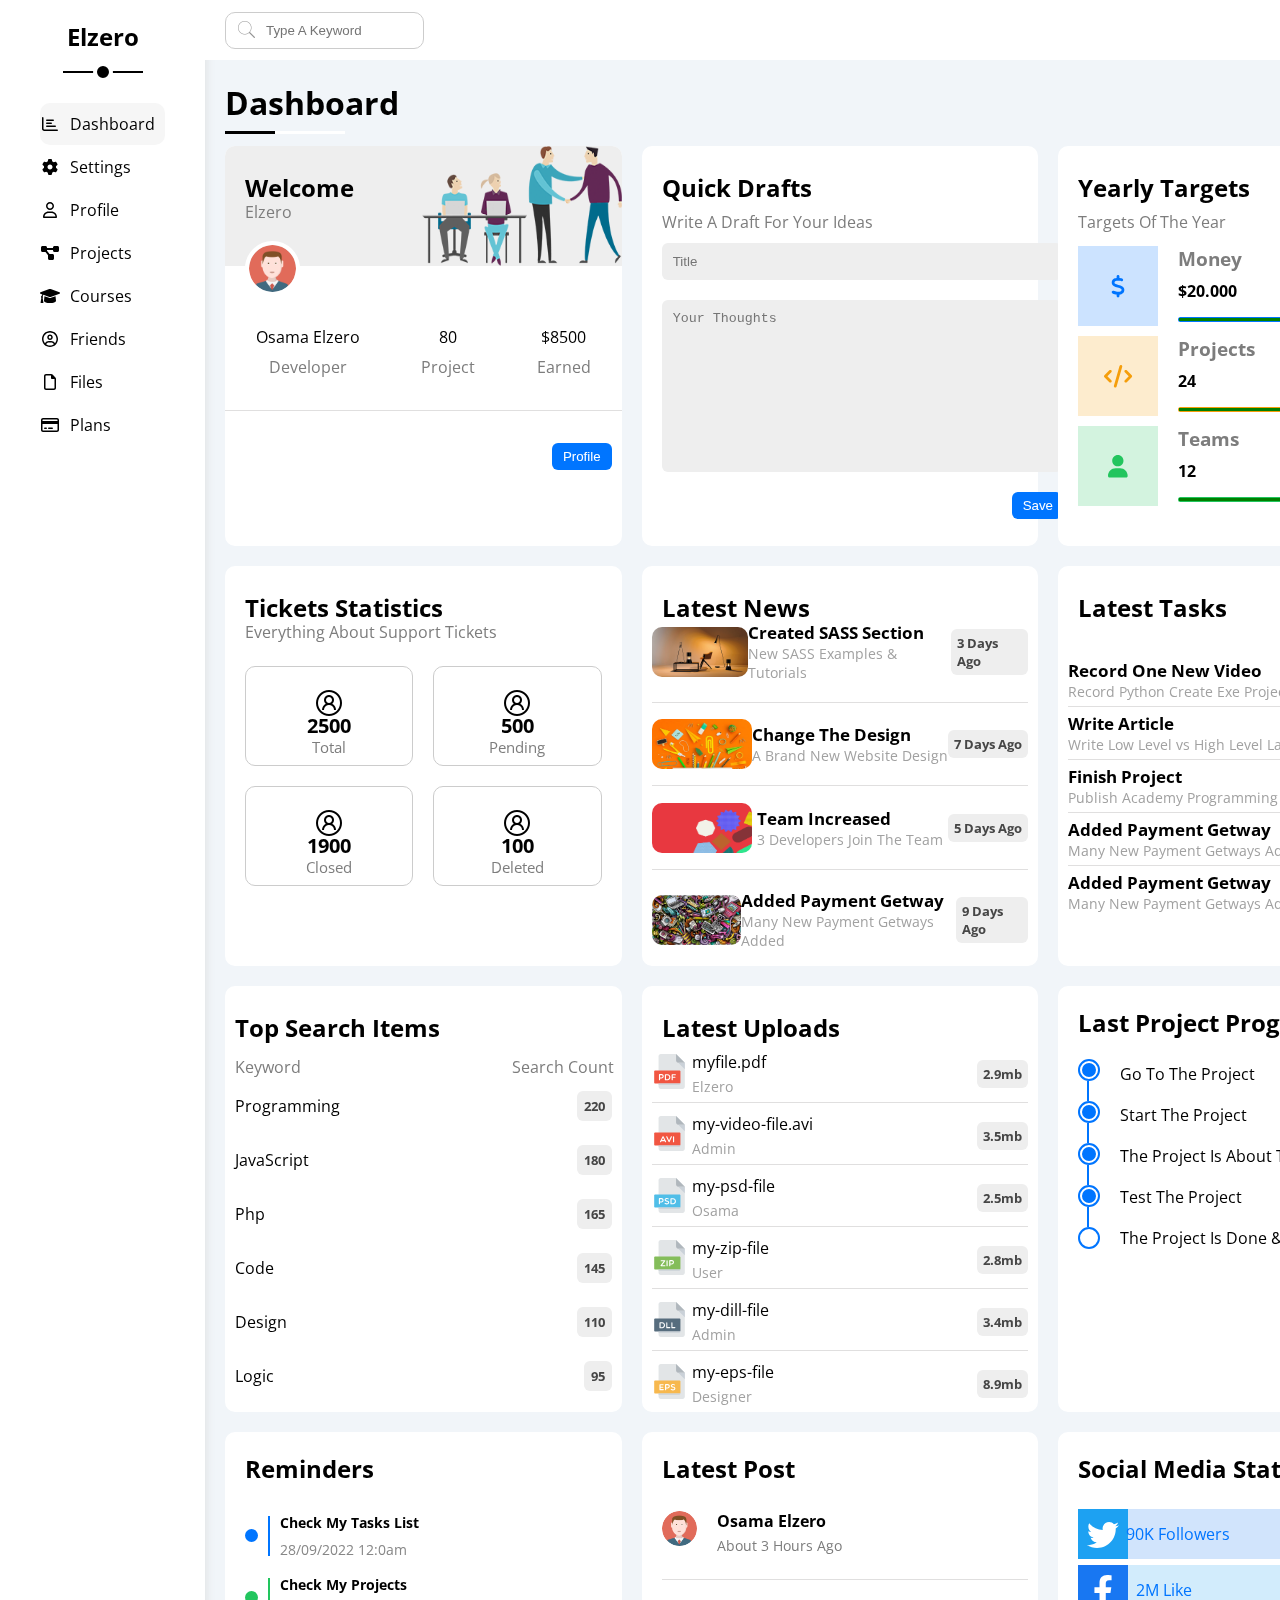
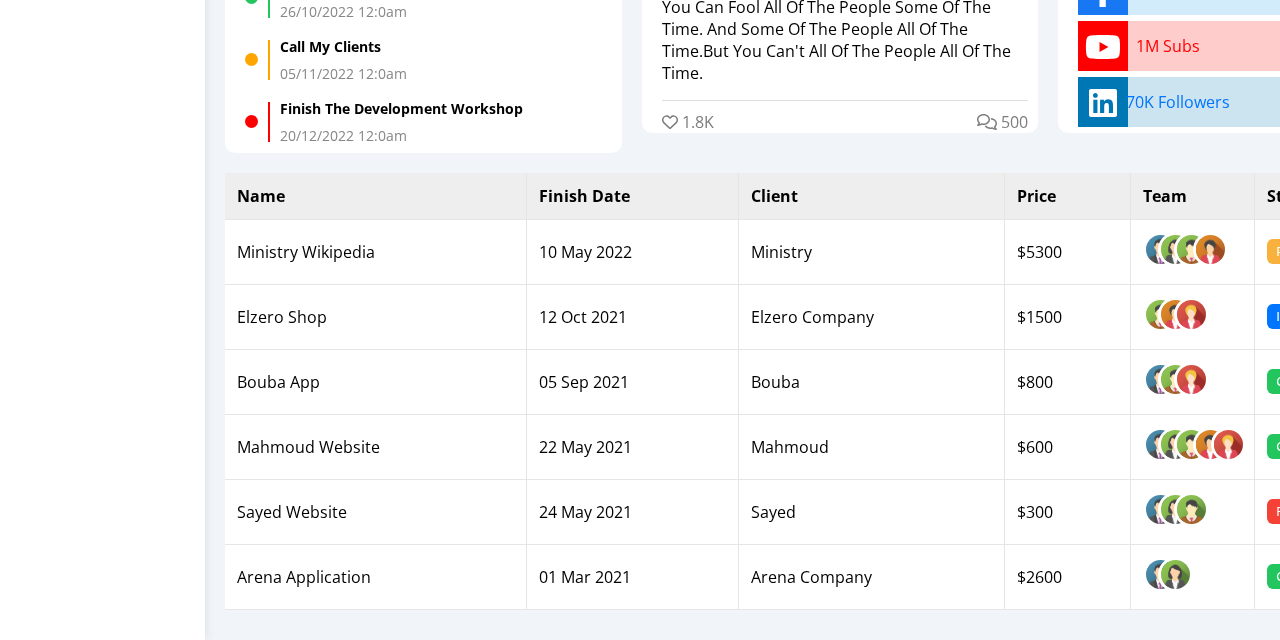
<file: index.html>
<!DOCTYPE html>
<html lang="en">
<head>
    <meta charset="UTF-8">
    <meta name="viewport" content="width=device-width, initial-scale=1.0">
    <title>Dashboard</title>
    <link rel="stylesheet" href="./css/style.css">
    <link rel="stylesheet" href="./css/framework.css">
    <link rel="stylesheet" href="./css/all.min.css">
    <link rel="preconnect" href="https://fonts.googleapis.com" />
    <link rel="preconnect" href="https://fonts.gstatic.com" crossorigin />
    <link href="https://fonts.googleapis.com/css2?family=Open+Sans:wght@300;500&display=swap" rel="stylesheet" />
  
</head>
<body>
    <div class="page d-flex">
        <!------------START SIDEBAR------------>
        <div class="sidebar p-20">
            <h2 class="text-center p-relative">Elzero</h2>
            <ul class="p-20">
                <li class=" active d-flex align-center">
                    <i class="fa-regular fa-chart-bar fa-fw"></i>
                    <!-- <img src="images/Book free icons designed by Freepik.jpg" class="image"  alt=""> -->
                    <a href="index.html" class="p-10">Dashboard</a>
                </li>
                <li class="d-flex align-center">
                    <i class="fa-solid fa-gear fa-fw"></i>
                    <!-- <img src="images/icons8-setting-50.png" class="image"  alt=""> -->
                    <a href="settings.html" class="p-10">Settings</a>
                </li>
                <li class="d-flex align-center">
                    <i class="fa-regular fa-user fa-fw"></i>
                    <!-- <img src="images/icons8-account-48.png" class="image"  alt=""> -->
                    <a href="profile.html" class="p-10">Profile</a>
                </li>
                <li class="d-flex align-center">
                    <i class="fa-solid fa-diagram-project fa-fw"></i>
                    <!-- <img src="images/icons8-share-48.png" class="image"  alt=""> -->
                    <a href="projects.html" class="p-10">Projects</a>
                </li>
                <li class="d-flex align-center">
                    <i class="fa-solid fa-graduation-cap fa-fw"></i>
                    <!-- <img src="images/Student Graduation Hat Icon Stock Vector - Illustration of graduated, congrats_ 172453755.jpg" class="image"  alt=""> -->
                    <a href="courses.html" class="p-10">Courses</a>
                </li>
                <li class="d-flex align-center">
                    <i class="fa-regular fa-circle-user fa-fw"></i>
                    <!-- <img src="images/icons8-account-32.png" class="image"  alt=""> -->
                    <a href="friends.html" class="p-10">Friends</a>
                </li>
                <li class="d-flex align-center">
                    <i class="fa-regular fa-file fa-fw"></i>
                    <!-- <img src="images/icons8-reconstruction-plan-48.png" class="image"  alt=""> -->
                    <a href="files.html" class="p-10">Files</a>
                </li>
                <li class="d-flex align-center">
                    <i class="fa-regular fa-credit-card fa-fw"></i>
                    <!-- <img src="images/6438ae9e-1eac-48c8-a2d8-694ed07b7f25.jpg" class="image"  alt=""> -->
                    <a href="plans.html" class="p-10">Plans</a>
                </li>
            </ul>
        </div>
        <!------------END SIDEBAR------------>
        <!--------------------START CONTENT-------------------->
        <div class="content">
            <!--------------START HEAD-------------->
            <div class="head d-between p-20">
                <div class="search p-relative">
                    <input type="text" class="" placeholder="Type A Keyword">
                </div>
                <div class="icons d-between">
                     <div class="p-relative notification mt-10 mr-10">
                        <img src="images/icons8-notification-48.png"  alt="">
                     </div>
                     <img src="images/avatar.png" alt="" class="user">
                </div>
            </div>
            <!--------------END HEAD--------------->
            <h1 class="p-relative">Dashboard</h1>
            <!----------------START WRAPPER---------------->
            <div class="wrapper d-grid gap-20">
                <!-----------STSRT WELCOME WIDGET----------->
                <div class="welcome h-400 bg-white rad-10">
                    <div class="top d-between p-relative">
                        <div class="ml-20">
                            <h2>Welcome</h2>
                            <span>Elzero</span>
                        </div>
                        <img src="images/welcome.png" alt="">
                    </div>
                    <div class="bottom p-relative">
                        <img src="images/avatar.png" alt="" class="user">
                        <br><br>
                        <div class="d-around b-content">
                            <div class="text-center">
                                <p>Osama Elzero </p>
                                <span>Developer</span>
                            </div>
                            <div class="text-center">
                                <p>80 </p>
                                <span>Project</span>
                            </div>
                            <div class="text-center">
                                <p>$8500 </p>
                                <span>Earned</span>
                            </div>
                        </div>
                        <br>
                        <div class="line"></div><br>
                        <button class="btn btn-primary">Profile</button>
                    </div>
                </div>
                <!-----------END WELCOME WIDGET---------->
                <!-----------STSRT QUICK DRAFTS WIDGET----------->
                <div class="quick-drafts bg-white rad-10 d-grid gap-10">
                    <div class="ml-20 p-relative t-content">
                        <h2>Quick Drafts</h2>
                        <span>Write A Draft For Your Ideas</span>
                    </div>
                    <div>
                        <form class="d-flex p-20 gap-10">
                            <input type="text" placeholder="Title" class="mb-10">
                            <textarea cols="30" placeholder="Your Thoughts" rows="10" class="mb-10"></textarea>
                            <button type="submit" class="btn btn-primary">Save</button>
                        </form>
                    </div>
                </div>
                <!-----------END QUICK DRAFTS WIDGET----------->
                <!-----------START YEARLY TARGET WIDGET----------->
                <div class="yearly-targets bg-white rad-10 d-grid gap-10">
                    <div class="ml-20 p-relative t-content">
                        <h2>Yearly Targets</h2>
                        <span>Targets Of The Year</span>
                    </div>
                    <div>
                        <div class="d-flex gap-20 ml-20 mb-10">
                            <div class="sign d-center">
                                <i class="fa-solid fa-dollar-sign fa-lg c-blue"></i><!--class="sign-content"-->
                            </div>
                            <div class="">
                                <h3>Money</h3>
                                <h4>$20.000</h4>
                                <progress class="pro1" value="80" max="100"></progress>
                            </div>
                        </div>
                        <div class="d-flex gap-20 ml-20 mb-10">
                            <div class="sign sign2 d-center">
                                <i class="fa-solid fa-code fa-lg c-orange"></i>
                            </div>
                            <div>
                                <h3>Projects</h3>
                                <h4>24</h4>
                                <progress class="pro2" value="55" max="100">80</progress>
                            </div>
                        </div>
                        <div class="d-flex gap-20 ml-20 mb-10">
                            <div class="sign sign3 d-center">
                                <!-- <h4>£</h4> -->
                                <i class="fa-solid fa-user fa-lg c-green"></i>
                            </div>
                            <div>
                                <h3>Teams</h3>
                                <h4>12</h4>
                                <progress class="pro3" value="75" max="100"></progress>
                            </div>
                        </div>
                    </div>
                </div>
                <!-----------END YEARLY TARGET WIDGET----------->
                <!-----------START TICKETS STATISTICS WIDGET----------->
                <div class="tickets h-400 bg-white rad-10 d-grid gap-10">
                    <div class="ml-20 p-relative t-content">
                        <h2>Tickets Statistics</h2>
                        <span>Everything About Support Tickets</span>
                    </div>
                    <div class="tickets-data d-grid gap-20 mt-10">
                        <div class="total-tickets p-relative">
                            <!-- <i class="fa-regular fa-rectangle-list fa-2x mb-10 c-orange"></i> -->
                            <img src="images/icons8-account-32.png" class="mt-10"  alt="">
                            <h4 class="">2500</h4>
                            <span>Total</span>
                        </div>
                        <div class="total-tickets p-relative">
                            <img src="images/icons8-account-32.png" class="mt-10"  alt="">
                            <h4 class="">500</h4>
                            <span>Pending</span>
                        </div>
                        <div class="total-tickets p-relative">
                            <img src="images/icons8-account-32.png" class="mt-10"  alt="">
                            <h4 class="">1900</h4>
                            <span>Closed</span>
                        </div>
                        <div class="total-tickets p-relative">
                            <img src="images/icons8-account-32.png" class="mt-10"  alt="">
                            <h4 class="">100</h4>
                            <span>Deleted</span>
                        </div>
                    </div>
                </div>
                <!---------END TICKETS STATISTICS WIDGET---------->
                <!-------------START LATEST NEWS WIDGET------------->
                <div class="latest-news bg-white rad-10 d-grid gap-10">
                    <div class="ml-20 mb-20 p-relative t-content">
                        <h2>Latest News</h2>
                    </div>
                    <div>
                        <div class="news mt-10 d-between">
                            <img src="images/news-01.png" alt="">
                            <div>
                                <p> Created SASS Section</p>
                                <p>New SASS Examples & Tutorials</p>
                            </div>
                            <h5>3 Days Ago</h5>
                        </div>
                        <div class="line"></div>
                        <div class="news d-between">
                            <img src="images/news-02.png" alt="">
                            <div>
                                <p>Change The Design</p>
                                <p>A Brand New Website Design</p>
                            </div>
                            <h5>7 Days Ago</h5>
                        </div>
                        <div class="line"></div>
                        <div class="news d-between">
                            <img src="images/news-03.png" alt="">
                            <div>
                                <p>Team Increased</p>
                                <p>3 Developers Join The Team</p>
                            </div>
                            <h5>5 Days Ago</h5>
                        </div>
                        <div class="line"></div>
                        <div class="news d-between">
                            <img src="images/news-04.png" alt="">
                            <div>
                                <p> Added Payment Getway</p>
                                <p>Many New Payment Getways Added</p>
                            </div>
                            <h5>9 Days Ago</h5>
                        </div>
                    </div>
                </div>
                <!-------------END LATEST NEWS WIDGET------------->
                <!-------------START LATEST TASKS WIDGET------------->
                <div class="latest-tasks bg-white rad-10 d-grid gap-10">
                    <div class="ml-20 mb-20 p-relative t-content">
                        <h2>Latest Tasks</h2>
                    </div>
                    <div>
                        <div class="tasks mt-10 d-between">
                            <div>
                                <p>Record One New Video</p>
                                <p>Record Python Create Exe Project</p>
                            </div>
                            <i class="fa-regular fa-trash-can delete"></i>
                        </div>
                        <div class="line"></div>
                        <div class="tasks d-between">
                            <div>
                                <p>Write Article</p>
                                <p>Write Low Level vs High Level Languages</p>
                            </div>
                            <i class="fa-regular fa-trash-can delete"></i>
                        </div>
                        <div class="line"></div>
                        <div class="tasks d-between">
                            <div>
                                <p>Finish Project</p>
                                <p>Publish Academy Programming Project</p>
                            </div>
                            <i class="fa-regular fa-trash-can delete"></i>
                        </div>
                        <div class="line"></div>
                        <div class="tasks d-between">
                            <div>
                                <p> Added Payment Getway</p>
                                <p>Many New Payment Getways Added</p>
                            </div>
                            <img src="images/icons8-delete-100.png" alt="">
                        </div>
                        <div class="line"></div>
                        <div class="tasks d-between">
                            <div>
                                <p> Added Payment Getway</p>
                                <p>Many New Payment Getways Added</p>
                            </div>
                            <i class="fa-regular fa-trash-can delete"></i>
                        </div>
                    </div>
                </div>
                <!-------------END LATEST TASKS WIDGET------------->
                 <!------------START TOP SEARCH ITEMS WIDGET------------>
                <div class="reminders bg-white rad-10 d-grid gap-10">
                    <div class="mb-20 p-relative t-content">
                        <h2>Top Search Items</h2>
                        <span>Keyword</span><span>Search Count</span>
                    </div>
                    <div>
                        <div class="reminder d-between">
                            <div>
                                <p>Programming</p>
                            </div>
                            <h5>220</h5>
                        </div>
                        <div class="reminder d-between">
                            <div>
                                <p>JavaScript</p>
                            </div>
                            <h5>180</h5>
                        </div>
                        <div class="reminder d-between">
                            <div>
                                <p>Php</p>
                            </div>
                            <h5>165</h5>
                        </div>
                        <div class="reminder d-between">
                            <div>
                                <p>Code</p>
                            </div>
                            <h5>145</h5>
                        </div>
                        <div class="reminder d-between">
                            <div>
                                <p>Design</p>
                            </div>
                            <h5>110</h5>
                        </div>
                        <div class="reminder d-between">
                            <div>
                                <p>Logic</p>
                            </div>
                            <h5>95</h5>
                        </div>
                    </div>
                </div>
                 <!------------END TOP SEARCH ITEMS WIDGET------------>
                  <!------------START LATEST UPDATES WIDGET------------>
                <div class="latest-updates bg-white rad-10 d-grid">
                    <div class="ml-20 p-relative t-content">
                        <h2>Latest Uploads</h2>
                    </div>
                    <div>
                        <div class="update d-between">
                            <div class="left-content d-flex align-center">
                                <img src="images/pdf.svg" alt="">
                                <div>
                                    <p>myfile.pdf</p>
                                    <p>Elzero</p>
                                </div>
                            </div>
                            <h5>2.9mb</h5>
                        </div>
                        <div class="line"></div>
                        <div class="update d-between">
                            <div class="left-content d-flex align-center">
                                <img src="images/avi.svg" alt="">
                                <div>
                                    <p>my-video-file.avi</p>
                                    <p>Admin</p>
                                </div>
                            </div>
                            <h5>3.5mb</h5>
                        </div>
                        <div class="line"></div>
                        <div class="update d-between">
                            <div class="left-content d-flex align-center">
                                <img src="images/psd.svg" alt="">
                                <div>
                                    <p>my-psd-file</p>
                                    <p>Osama</p>
                                </div>
                            </div>
                            <h5>2.5mb</h5>
                        </div>
                        <div class="line"></div>
                        <div class="update d-between">
                            <div class="left-content d-flex align-center">
                                <img src="images/zip.svg" alt="">
                                <div>
                                    <p>my-zip-file</p>
                                    <p>User</p>
                                </div>
                            </div>    
                            <h5>2.8mb</h5>
                        </div>
                        <div class="line"></div>
                        <div class="update d-between">
                            <div class="left-content d-flex align-center">
                                <img src="images/dll.svg" alt="">
                                <div>
                                    <p>my-dill-file</p>
                                    <p>Admin</p>
                                </div>
                            </div>
                            <h5>3.4mb</h5>
                        </div>
                        <div class="line"></div>
                        <div class="update d-between">
                            <div class="left-content d-flex align-center">
                                <img src="images/eps.svg" alt="">
                                <div>
                                    <p>my-eps-file</p>
                                    <p>Designer</p>
                                </div>
                            </div>
                            <h5>8.9mb</h5>
                        </div>
                    </div>
                </div>
                 <!------------END LATEST UPDATES WIDGET------------>
                  <!---------START LAST PROJECT PROGRESS WIDGET--------->
                <div class="last-project bg-white rad-10 d-flex">
                    <div class="ml-20 p-relative t-content">
                        <h2>Last Project Progress</h2>
                    </div>
                    <div class="d-flex">
                        <div class="ml-20 p-relative">
                            <div class="circle"></div>
                            <div class="rect"></div>
                            <div class="circle"></div>
                            <div class="rect"></div>
                            <div class="circle"></div>
                            <div class="rect"></div>
                            <div class="circle"></div>
                            <div class="rect"></div>
                            <div class="circle circ1"></div>
                            <div class="circle circ2"></div>
                            <div class="circle circ3"></div>
                            <div class="circle circ4"></div>
                            <div class="circle circ5"></div>
                        </div>
                        <div class="ml-20">
                            <p>Go To The Project</p>
                            <p>Start The Project</p>
                            <p>The Project Is About To Finish</p>
                            <p>Test The Project</p>
                            <p>The Project Is Done & Get Money</p>
                        </div>
                    </div>
                    <div class="rocket">
                        <img src="images/project.png" alt="">
                    </div>
                </div>
                 <!---------END LAST PROJECT PROGRESS WIDGET--------->
                <!------------START CHECK REMINDERS WIDGET------------>
                <div class="check-reminders bg-white rad-10">
                    <div class="ml-20 p-relative t-content">
                        <h2>Reminders</h2>
                    </div>
                    <div class="d-flex align-center ml-20">
                        <div class="circle circle1 mr-10"></div>
                        <div class="rect rect1 mr-10"></div>
                        <div>
                            <p>Check My Tasks List</p>
                            <p>28/09/2022 12:0am</p>
                        </div>
                    </div>
                    <div class="d-flex align-center ml-20">
                        <div class="circle circle2 mr-10"></div>
                        <div class="rect rect2 mr-10"></div>
                        <div>
                            <p>Check My Projects</p>
                            <p>26/10/2022 12:0am</p>
                        </div>
                    </div>
                    <div class="d-flex align-center ml-20">
                        <div class="circle circle3 mr-10"></div>
                        <div class="rect rect3 mr-10"></div>
                        <div>
                            <p>Call My Clients</p>
                            <p>05/11/2022 12:0am</p>
                        </div>
                    </div>
                    <div class="d-flex align-center ml-20">
                        <div class="circle circle4 mr-10"></div>
                        <div class="rect rect4 mr-10"></div>
                        <div>
                            <p>Finish The Development Workshop</p>
                            <p>20/12/2022 12:0am</p>
                        </div>
                    </div>
                </div>
                 <!------------END CHECK REMINDERS WIDGET------------>
                <!-----------------START LATEST POST------------------->
                <div class="latest-post bg-white rad-10 d-grid">
                    <div class="ml-20 p-relative t-content">
                        <h2>Latest Post</h2>
                    </div>
                    <div class="ml-20 mr-10">
                        <div class="d-flex align-center">
                            <img src="images/avatar.png" class="user"  alt="">
                            <div class="ml-20 user-data">
                                <h4>Osama Elzero</h4>
                                <p>About 3 Hours Ago</p>
                            </div>
                        </div>
                        <div class="line"></div>
                        <p>
                            You Can Fool All Of The People Some Of The Time.
                            And Some Of The People All Of The Time.But You
                            Can't All Of The People All Of The Time.
                        </p>
                        <div class="line"></div>
                        <div class="d-between icons">
                            <div>
                                <i class="fa-regular fa-heart"></i>
                                <span>1.8K</span>
                            </div>
                            <div>
                                <i class="fa-regular fa-comments"></i>
                                 <span>500</span>
                            </div>
                        </div>
                    </div>
                </div>
                <!-----------------END LATEST POST------------------->
                <!-----------------START SOCIAL MEDIA STATS------------------->
                <div class="social-media bg-white rad-10 d-grid">
                    <div class="ml-20 mb-20 p-relative t-content">
                        <h2>Social Media Stats</h2>
                    </div>
                    <div class="ml-20 mr-20 b-content">
                        <div class="d-between tw">
                            <div class="i">
                                <i class="fa-brands fa-twitter fa-2x c-white h-full center-flex mt-10"></i>
                            </div>
                            <!-- <img src="images/icons8-facebook-48.png"  alt=""> -->
                            <p>90K Followers</p>
                            <button class="btn btn-primary1">Follow</button>
                        </div>
                        <div class="d-between fb">
                            <div class="i">
                                <i class="fa-brands fa-facebook-f fa-2x c-white h-full center-flex mt-10"></i>
                            </div>
                            <!-- <img src="images/icons8-twitter-squared-48.png"  alt=""> -->
                            <p>2M Like</p>
                            <button class="btn btn-primary2">Like</button>
                        </div>
                        <div class="d-between you">
                            <div class="i">
                                <i class="fa-brands fa-youtube fa-2x c-white h-full center-flex mt-10"></i>
                            </div>
                            <!-- <img src="images/icons8-start-96.png"  alt=""> -->
                            <p>1M Subs</p>
                            <button class="btn btn-danger">Subscribe</button>
                        </div>
                        <div class="d-between lin">
                            <div class="i">
                                <i class="fa-brands fa-linkedin fa-2x c-white h-full center-flex mt-10"></i>
                            </div>
                            <!-- <img src="images/icons8-linkedin-48.png"  alt=""> -->
                            <p>70K Followers</p>
                            <button class="btn btn-primary3">Follow</button>
                        </div>
                    </div>
                </div>
                <!-----------------END SOCIAL MEDIA STATS------------------->
                <!-------------------START TABLE------------------->
                <table>
                    <thead>
                        <tr>
                            <td>Name</td>
                            <td>Finish Date</td>
                            <td>Client</td>
                            <td>Price</td>
                            <td>Team</td>
                            <td>Status</td>
                        </tr>
                    </thead>
                    <tbody>
                        <tr>
                            <td>Ministry Wikipedia</td>
                            <td>10 May 2022</td>
                            <td>Ministry</td>
                            <td>$5300</td>
                            <td class="team p-relative">
                                <img src="images/team-01.png" class="user"  alt="">
                                <img src="images/team-02.png" class="user"  alt="">
                                <img src="images/team-03.png" class="user"  alt="">
                                <img src="images/team-04.png" class="user"  alt="">
                            </td>
                            <td>
                                <button class="btn btn-orange">Pending</button>
                            </td>
                        </tr>
                        <tr>
                            <td>Elzero Shop</td>
                            <td>12 Oct 2021</td>
                            <td>Elzero Company</td>
                            <td>$1500</td>
                            <td class="team p-relative">
                                <img src="images/team-03.png" class="user"  alt="">
                                <img src="images/team-04.png" class="user"  alt="">
                                <img src="images/team-05.png" class="user"  alt="">
                            </td>
                            <td>
                                <button class="btn btn-primary">In Progress</button>
                            </td>
                        </tr>
                        <tr>
                            <td>Bouba App</td>
                            <td>05 Sep 2021</td>
                            <td>Bouba</td>
                            <td>$800</td>
                            <td class="team p-relative">
                                <img src="images/team-01.png" class="user"  alt="">
                                <img src="images/team-03.png" class="user"  alt="">
                                <img src="images/team-05.png" class="user"  alt="">
                            </td>
                            <td>
                                <button class="btn btn-success">Completed</button>
                            </td>
                        </tr>
                        <tr>
                            <td>Mahmoud Website</td>
                            <td>22 May 2021</td>
                            <td>Mahmoud</td>
                            <td>$600</td>
                            <td class="team p-relative">
                                <img src="images/team-01.png" class="user"  alt="">
                                <img src="images/team-02.png" class="user"  alt="">
                                <img src="images/team-03.png" class="user"  alt="">
                                <img src="images/team-04.png" class="user"  alt="">
                                <img src="images/team-05.png" class="user"  alt="">
                            </td>
                            <td>
                                <button class="btn btn-success">Completed</button>
                            </td>
                        </tr>
                        <tr>
                            <td>Sayed Website</td>
                            <td>24 May 2021</td>
                            <td>Sayed</td>
                            <td>$300</td>
                            <td class="team p-relative">
                                <img src="images/team-01.png" class="user"  alt="">
                                <img src="images/team-02.png" class="user"  alt="">
                                <img src="images/team-03.png" class="user"  alt="">
                            </td>
                            <td>
                                <button class="btn btn-danger">Rejected</button>
                            </td>
                        </tr>
                        <tr>
                            <td>Arena Application</td>
                            <td>01 Mar 2021</td>
                            <td>Arena Company</td>
                            <td>$2600</td>
                            <td class="team p-relative">
                                <img src="images/team-01.png" class="user"  alt="">
                                <img src="images/team-02.png" class="user"  alt="">
                            </td>
                            <td>
                                <button class="btn btn-success">Completed</button>
                            </td>
                        </tr>
                    </tbody>
                </table>
                <!-------------------END TABLE------------------->
            </div>
            <!----------------END WRAPPER---------------->
            <!--------------------END CONTENT---------------------->
        </div>
    </div>

    <script src=all.min.js></script>
</body>
</html>
</file>
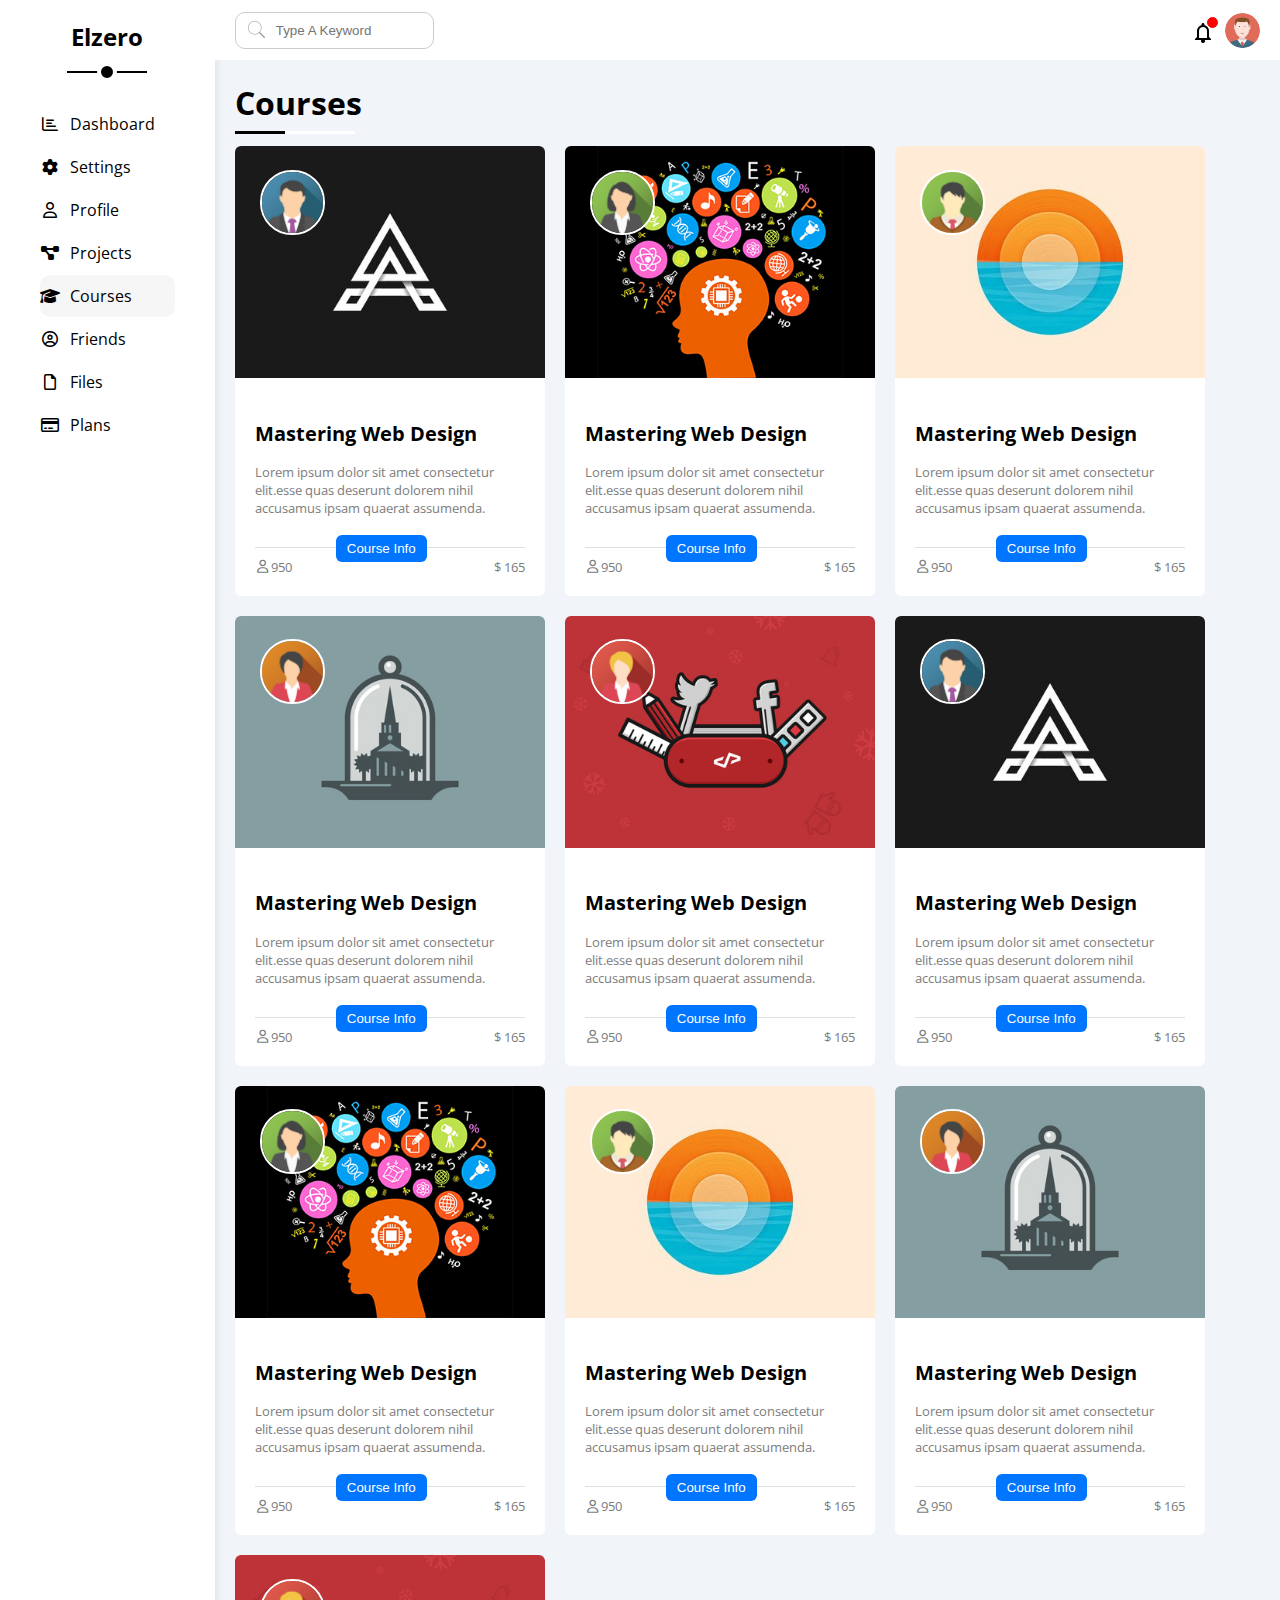
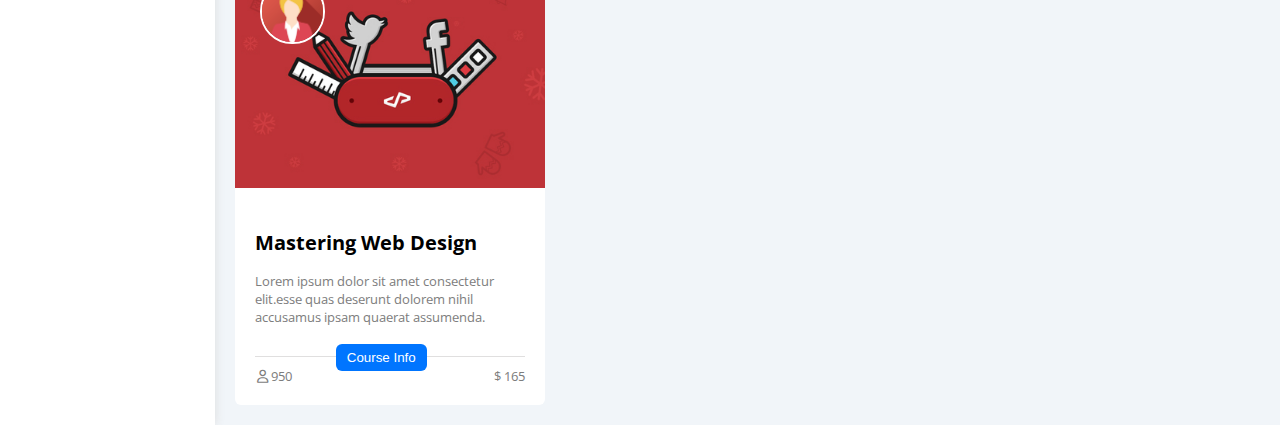
<file: courses.html>
<!DOCTYPE html>
<html lang="en">
<head>
    <meta charset="UTF-8">
    <meta name="viewport" content="width=device-width, initial-scale=1.0">
    <title>Dashboard</title>
    <link rel="stylesheet" href="./css/style.css">
    <link rel="stylesheet" href="./css/framework.css">
    <link rel="stylesheet" href="./css/all.min.css">
    <link rel="preconnect" href="https://fonts.googleapis.com" />
    <link rel="preconnect" href="https://fonts.gstatic.com" crossorigin />
    <link href="https://fonts.googleapis.com/css2?family=Open+Sans:wght@300;500&display=swap" rel="stylesheet" />
  
</head>
<body>
    <div class="page d-flex">
        <!------------START SIDEBAR------------>
        <div class="sidebar p-20">
            <h2 class="text-center p-relative">Elzero</h2>
            <ul class="p-20">
                <li class="d-flex align-center">
                    <i class="fa-regular fa-chart-bar fa-fw"></i>
                    <!-- <img src="images/Book free icons designed by Freepik.jpg" class="image"  alt=""> -->
                    <a href="index.html" class="p-10">Dashboard</a>
                </li>
                <li class="d-flex align-center">
                    <i class="fa-solid fa-gear fa-fw"></i>
                    <!-- <img src="images/icons8-setting-50.png" class="image"  alt=""> -->
                    <a href="settings.html" class="p-10">Settings</a>
                </li>
                <li class="d-flex align-center">
                    <i class="fa-regular fa-user fa-fw"></i>
                    <!-- <img src="images/icons8-account-48.png" class="image"  alt=""> -->
                    <a href="profile.html" class="p-10">Profile</a>
                </li>
                <li class="d-flex align-center">
                    <i class="fa-solid fa-diagram-project fa-fw"></i>
                    <!-- <img src="images/icons8-share-48.png" class="image"  alt=""> -->
                    <a href="projects.html" class="p-10">Projects</a>
                </li>
                <li class="active d-flex align-center">
                    <i class="fa-solid fa-graduation-cap fa-fw"></i>
                    <!-- <img src="images/Student Graduation Hat Icon Stock Vector - Illustration of graduated, congrats_ 172453755.jpg" class="image"  alt=""> -->
                    <a href="courses.html" class="p-10">Courses</a>
                </li>
                <li class="d-flex align-center">
                    <i class="fa-regular fa-circle-user fa-fw"></i>
                    <!-- <img src="images/icons8-account-32.png" class="image"  alt=""> -->
                    <a href="friends.html" class="p-10">Friends</a>
                </li>
                <li class="d-flex align-center">
                    <i class="fa-regular fa-file fa-fw"></i>
                    <!-- <img src="images/icons8-reconstruction-plan-48.png" class="image"  alt=""> -->
                    <a href="files.html" class="p-10">Files</a>
                </li>
                <li class="d-flex align-center">
                    <i class="fa-regular fa-credit-card fa-fw"></i>
                    <!-- <img src="images/6438ae9e-1eac-48c8-a2d8-694ed07b7f25.jpg" class="image"  alt=""> -->
                    <a href="plans.html" class="p-10">Plans</a>
                </li>
            </ul>
        </div>
        <!------------END SIDEBAR------------>
        <!--------------------START CONTENT-------------------->
        <div class="content">
            <!--------------START HEAD-------------->
            <div class="head d-between p-20">
                <div class="search p-relative">
                    <input type="text" class="" placeholder="Type A Keyword">
                </div>
                <div class="icons d-between">
                     <div class="p-relative notification mt-10 mr-10">
                        <img src="images/icons8-notification-48.png"  alt="">
                     </div>
                     <img src="images/avatar.png" alt="" class="user">
                </div>
            </div>
            <!--------------END HEAD--------------->
            <h1 class="p-relative">Courses</h1>
            <div class="d-flex d-wrap ml-20">
                <div class="course bg-white mr-20 mb-20 rad-6 w-300 ">
                    <div class="upper p-relative">
                        <img src="images/course-01.jpg">
                        <img src="images/team-01.png" class="person">
                    </div>
                    <div class="lower">
                        <h2>Mastering Web Design</h2>
                        <p>Lorem ipsum dolor sit amet consectetur elit.esse quas deserunt dolorem nihil accusamus ipsam quaerat assumenda.</p>
                        <div class="line"></div>
                        <div class="d-between p-relative">
                            <div class="d-center">
                                <i class="fa-regular fa-user fa-fw"></i>
                                 950
                            </div>
                            <div>
                                $ 165
                            </div>
                            <button class="btn btn-primary">Course Info</button>
                        </div>
                    </div>
                </div>
                <div class="course bg-white mr-20 mb-20 rad-6 w-300 ">
                    <div class="upper p-relative">
                        <img src="images/course-02.jpg">
                        <img src="images/team-02.png" class="person">
                    </div>
                    <div class="lower">
                        <h2>Mastering Web Design</h2>
                        <p>Lorem ipsum dolor sit amet consectetur elit.esse quas deserunt dolorem nihil accusamus ipsam quaerat assumenda.</p>
                        <div class="line"></div>
                        <div class="d-between p-relative">
                            <div class="d-center">
                                <i class="fa-regular fa-user fa-fw"></i>
                                 950
                            </div>
                            <div>
                                $ 165
                            </div>
                            <button class="btn btn-primary">Course Info</button>
                        </div>
                    </div>
                </div>
                <div class="course bg-white mr-20 mb-20 rad-6 w-300 ">
                    <div class="upper p-relative">
                        <img src="images/course-03.jpg">
                        <img src="images/team-03.png" class="person">
                    </div>
                    <div class="lower">
                        <h2>Mastering Web Design</h2>
                        <p>Lorem ipsum dolor sit amet consectetur elit.esse quas deserunt dolorem nihil accusamus ipsam quaerat assumenda.</p>
                        <div class="line"></div>
                        <div class="d-between p-relative">
                            <div class="d-center">
                                <i class="fa-regular fa-user fa-fw"></i>
                                 950
                            </div>
                            <div>
                                $ 165
                            </div>
                            <button class="btn btn-primary">Course Info</button>
                        </div>
                    </div>
                </div>
                <div class="course bg-white mr-20 mb-20 rad-6 w-300 ">
                    <div class="upper p-relative">
                        <img src="images/course-04.jpg">
                        <img src="images/team-04.png" class="person">
                    </div>
                    <div class="lower">
                        <h2>Mastering Web Design</h2>
                        <p>Lorem ipsum dolor sit amet consectetur elit.esse quas deserunt dolorem nihil accusamus ipsam quaerat assumenda.</p>
                        <div class="line"></div>
                        <div class="d-between p-relative">
                            <div class="d-center">
                                <i class="fa-regular fa-user fa-fw"></i>
                                 950
                            </div>
                            <div>
                                $ 165
                            </div>
                            <button class="btn btn-primary">Course Info</button>
                        </div>
                    </div>
                </div>
                <div class="course bg-white mr-20 mb-20 rad-6 w-300 ">
                    <div class="upper p-relative">
                        <img src="images/course-05.jpg">
                        <img src="images/team-05.png" class="person">
                    </div>
                    <div class="lower">
                        <h2>Mastering Web Design</h2>
                        <p>Lorem ipsum dolor sit amet consectetur elit.esse quas deserunt dolorem nihil accusamus ipsam quaerat assumenda.</p>
                        <div class="line"></div>
                        <div class="d-between p-relative">
                            <div class="d-center">
                                <i class="fa-regular fa-user fa-fw"></i>
                                 950
                            </div>
                            <div>
                                $ 165
                            </div>
                            <button class="btn btn-primary">Course Info</button>
                        </div>
                    </div>
                </div>
                <div class="course bg-white mr-20 mb-20 rad-6 w-300 ">
                    <div class="upper p-relative">
                        <img src="images/course-01.jpg">
                        <img src="images/team-01.png" class="person">
                    </div>
                    <div class="lower">
                        <h2>Mastering Web Design</h2>
                        <p>Lorem ipsum dolor sit amet consectetur elit.esse quas deserunt dolorem nihil accusamus ipsam quaerat assumenda.</p>
                        <div class="line"></div>
                        <div class="d-between p-relative">
                            <div class="d-center">
                                <i class="fa-regular fa-user fa-fw"></i>
                                 950
                            </div>
                            <div>
                                $ 165
                            </div>
                            <button class="btn btn-primary">Course Info</button>
                        </div>
                    </div>
                </div>
                <div class="course bg-white mr-20 mb-20 rad-6 w-300 ">
                    <div class="upper p-relative">
                        <img src="images/course-02.jpg">
                        <img src="images/team-02.png" class="person">
                    </div>
                    <div class="lower">
                        <h2>Mastering Web Design</h2>
                        <p>Lorem ipsum dolor sit amet consectetur elit.esse quas deserunt dolorem nihil accusamus ipsam quaerat assumenda.</p>
                        <div class="line"></div>
                        <div class="d-between p-relative">
                            <div class="d-center">
                                <i class="fa-regular fa-user fa-fw"></i>
                                 950
                            </div>
                            <div>
                                $ 165
                            </div>
                            <button class="btn btn-primary">Course Info</button>
                        </div>
                    </div>
                </div>
                <div class="course bg-white mr-20 mb-20 rad-6 w-300 ">
                    <div class="upper p-relative">
                        <img src="images/course-03.jpg">
                        <img src="images/team-03.png" class="person">
                    </div>
                    <div class="lower">
                        <h2>Mastering Web Design</h2>
                        <p>Lorem ipsum dolor sit amet consectetur elit.esse quas deserunt dolorem nihil accusamus ipsam quaerat assumenda.</p>
                        <div class="line"></div>
                        <div class="d-between p-relative">
                            <div class="d-center">
                                <i class="fa-regular fa-user fa-fw"></i>
                                 950
                            </div>
                            <div>
                                $ 165
                            </div>
                            <button class="btn btn-primary">Course Info</button>
                        </div>
                    </div>
                </div>
                <div class="course bg-white mr-20 mb-20 rad-6 w-300 ">
                    <div class="upper p-relative">
                        <img src="images/course-04.jpg">
                        <img src="images/team-04.png" class="person">
                    </div>
                    <div class="lower">
                        <h2>Mastering Web Design</h2>
                        <p>Lorem ipsum dolor sit amet consectetur elit.esse quas deserunt dolorem nihil accusamus ipsam quaerat assumenda.</p>
                        <div class="line"></div>
                        <div class="d-between p-relative">
                            <div class="d-center">
                                <i class="fa-regular fa-user fa-fw"></i>
                                 950
                            </div>
                            <div>
                                $ 165
                            </div>
                            <button class="btn btn-primary">Course Info</button>
                        </div>
                    </div>
                </div>
                <div class="course bg-white mr-20 mb-20 rad-6 w-300 ">
                    <div class="upper p-relative">
                        <img src="images/course-05.jpg">
                        <img src="images/team-05.png" class="person">
                    </div>
                    <div class="lower">
                        <h2>Mastering Web Design</h2>
                        <p>Lorem ipsum dolor sit amet consectetur elit.esse quas deserunt dolorem nihil accusamus ipsam quaerat assumenda.</p>
                        <div class="line"></div>
                        <div class="d-between p-relative">
                            <div class="d-center">
                                <i class="fa-regular fa-user fa-fw"></i>
                                 950
                            </div>
                            <div>
                                $ 165
                            </div>
                            <button class="btn btn-primary">Course Info</button>
                        </div>
                    </div>
                </div>
            </div>
        </div>
</file>
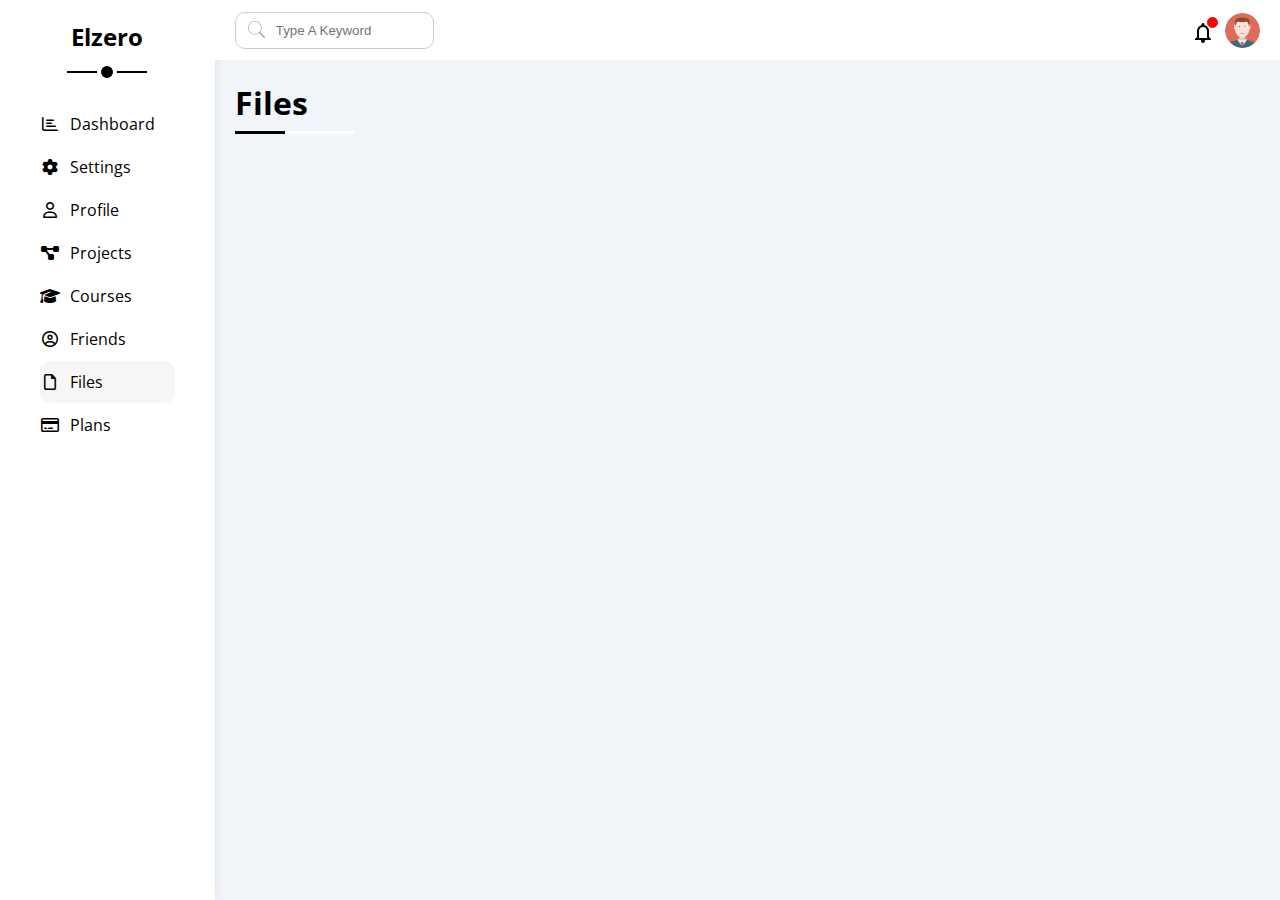
<file: files.html>
<!DOCTYPE html>
<html lang="en">
<head>
    <meta charset="UTF-8">
    <meta name="viewport" content="width=device-width, initial-scale=1.0">
    <title>Dashboard</title>
    <link rel="stylesheet" href="./css/style.css">
    <link rel="stylesheet" href="./css/framework.css">
    <link rel="stylesheet" href="./css/all.min.css">
    <link rel="preconnect" href="https://fonts.googleapis.com" />
    <link rel="preconnect" href="https://fonts.gstatic.com" crossorigin />
    <link href="https://fonts.googleapis.com/css2?family=Open+Sans:wght@300;500&display=swap" rel="stylesheet" />
  
</head>
<body>
    <div class="page d-flex">
        <!------------START SIDEBAR------------>
        <div class="sidebar p-20">
            <h2 class="text-center p-relative">Elzero</h2>
            <ul class="p-20">
                <li class="d-flex align-center">
                    <i class="fa-regular fa-chart-bar fa-fw"></i>
                    <!-- <img src="images/Book free icons designed by Freepik.jpg" class="image"  alt=""> -->
                    <a href="index.html" class="p-10">Dashboard</a>
                </li>
                <li class="d-flex align-center">
                    <i class="fa-solid fa-gear fa-fw"></i>
                    <!-- <img src="images/icons8-setting-50.png" class="image"  alt=""> -->
                    <a href="settings.html" class="p-10">Settings</a>
                </li>
                <li class="d-flex align-center">
                    <i class="fa-regular fa-user fa-fw"></i>
                    <!-- <img src="images/icons8-account-48.png" class="image"  alt=""> -->
                    <a href="profile.html" class="p-10">Profile</a>
                </li>
                <li class="d-flex align-center">
                    <i class="fa-solid fa-diagram-project fa-fw"></i>
                    <!-- <img src="images/icons8-share-48.png" class="image"  alt=""> -->
                    <a href="projects.html" class="p-10">Projects</a>
                </li>
                <li class="d-flex align-center">
                    <i class="fa-solid fa-graduation-cap fa-fw"></i>
                    <!-- <img src="images/Student Graduation Hat Icon Stock Vector - Illustration of graduated, congrats_ 172453755.jpg" class="image"  alt=""> -->
                    <a href="courses.html" class="p-10">Courses</a>
                </li>
                <li class="d-flex align-center">
                    <i class="fa-regular fa-circle-user fa-fw"></i>
                    <!-- <img src="images/icons8-account-32.png" class="image"  alt=""> -->
                    <a href="friends.html" class="p-10">Friends</a>
                </li>
                <li class="active d-flex align-center">
                    <i class="fa-regular fa-file fa-fw"></i>
                    <!-- <img src="images/icons8-reconstruction-plan-48.png" class="image"  alt=""> -->
                    <a href="files.html" class="p-10">Files</a>
                </li>
                <li class="d-flex align-center">
                    <i class="fa-regular fa-credit-card fa-fw"></i>
                    <!-- <img src="images/6438ae9e-1eac-48c8-a2d8-694ed07b7f25.jpg" class="image"  alt=""> -->
                    <a href="plans.html" class="p-10">Plans</a>
                </li>
            </ul>
        </div>
        <!------------END SIDEBAR------------>
        <!--------------------START CONTENT-------------------->
        <div class="content">
            <!--------------START HEAD-------------->
            <div class="head d-between p-20">
                <div class="search p-relative">
                    <input type="text" class="" placeholder="Type A Keyword">
                </div>
                <div class="icons d-between">
                     <div class="p-relative notification mt-10 mr-10">
                        <img src="images/icons8-notification-48.png"  alt="">
                     </div>
                     <img src="images/avatar.png" alt="" class="user">
                </div>
            </div>
            <!--------------END HEAD--------------->
            <h1 class="p-relative">Files</h1>
        </div>
</file>
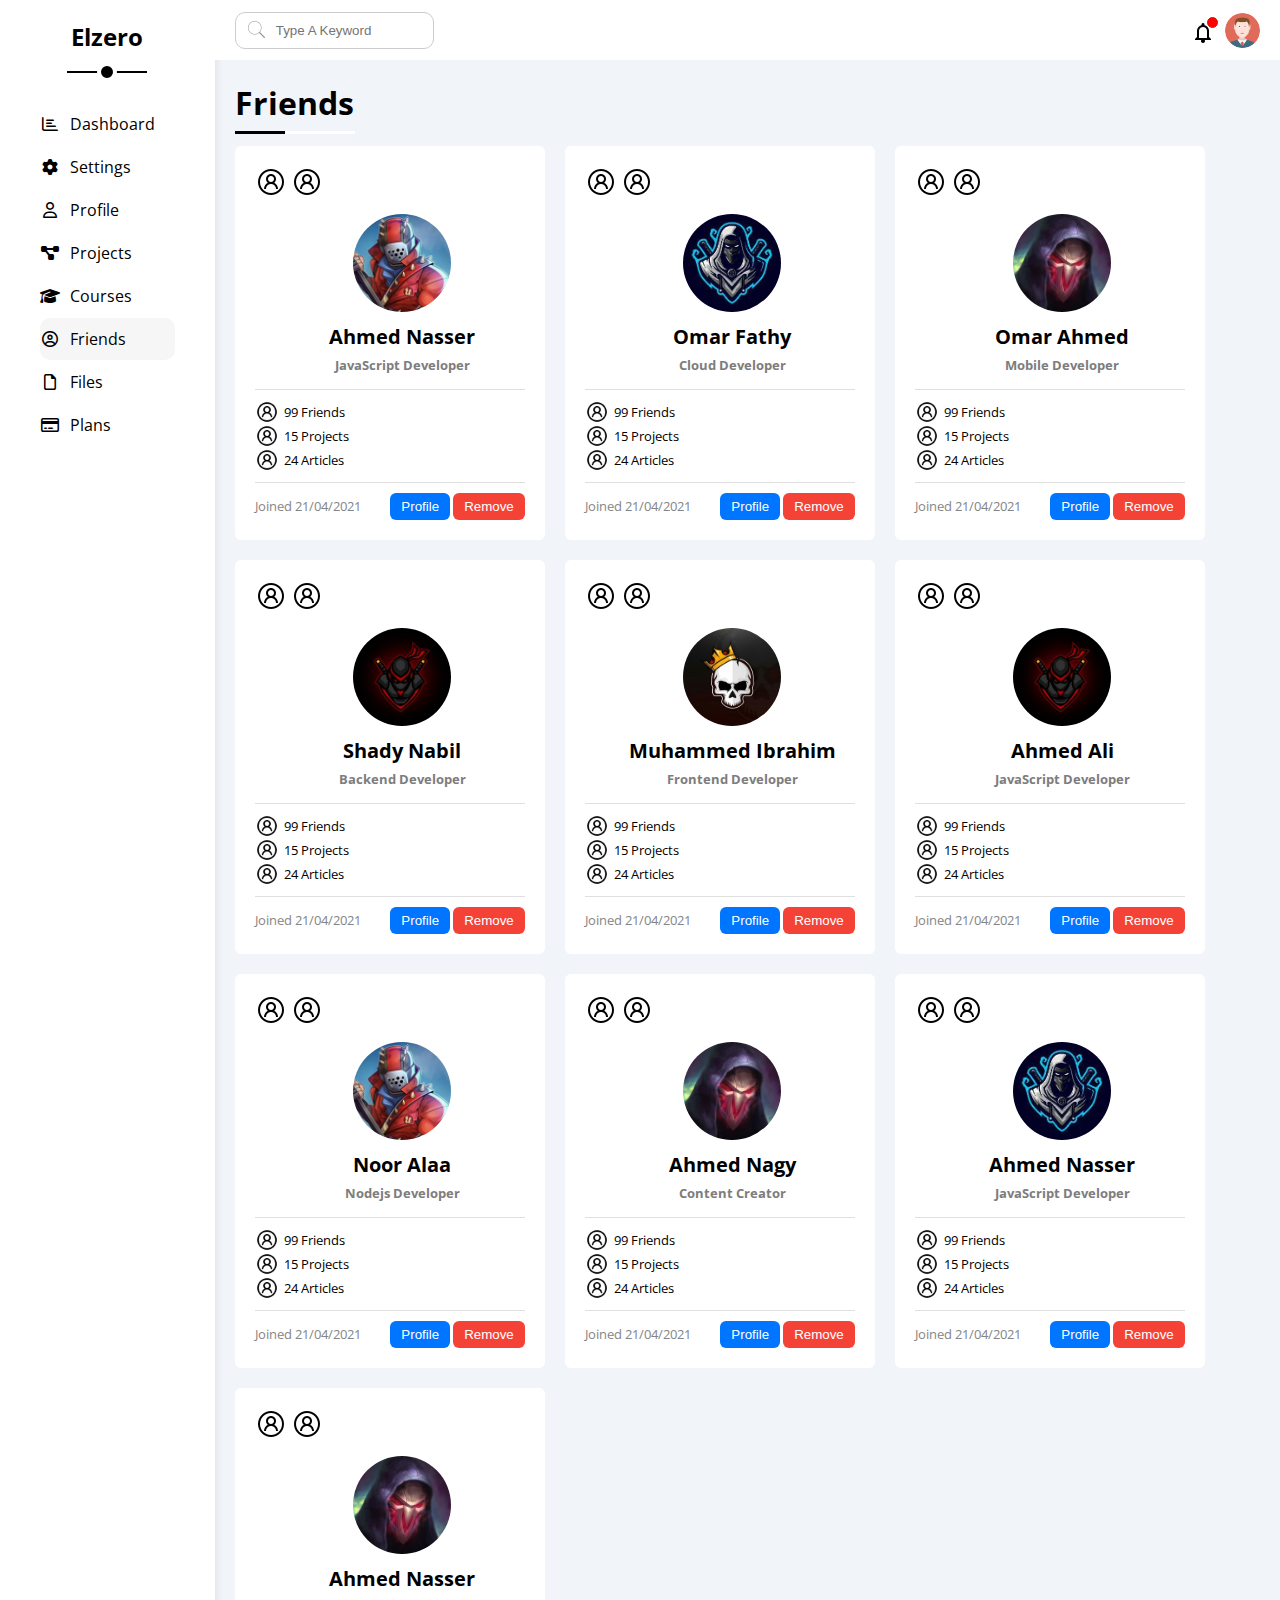
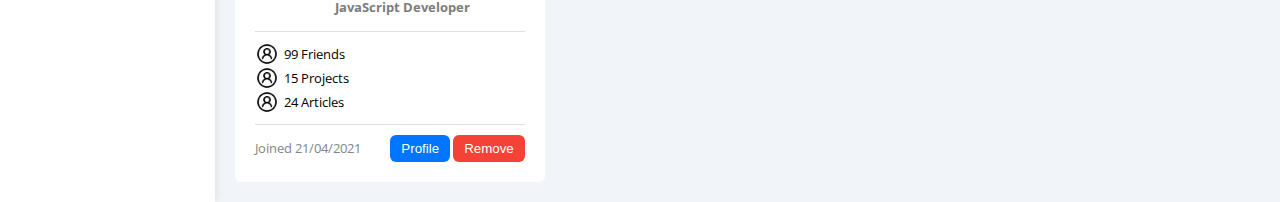
<file: friends.html>
<!DOCTYPE html>
<html lang="en">
<head>
    <meta charset="UTF-8">
    <meta name="viewport" content="width=device-width, initial-scale=1.0">
    <title>Dashboard</title>
    <link rel="stylesheet" href="./css/style.css">
    <link rel="stylesheet" href="./css/framework.css">
    <link rel="stylesheet" href="./css/all.min.css">
    <link rel="preconnect" href="https://fonts.googleapis.com" />
    <link rel="preconnect" href="https://fonts.gstatic.com" crossorigin />
    <link href="https://fonts.googleapis.com/css2?family=Open+Sans:wght@300;500&display=swap" rel="stylesheet" />
  
</head>
<body>
    <div class="page d-flex">
        <!------------START SIDEBAR------------>
        <div class="sidebar p-20">
            <h2 class="text-center p-relative">Elzero</h2>
            <ul class="p-20">
                <li class="d-flex align-center">
                    <i class="fa-regular fa-chart-bar fa-fw"></i>
                    <!-- <img src="images/Book free icons designed by Freepik.jpg" class="image"  alt=""> -->
                    <a href="index.html" class="p-10">Dashboard</a>
                </li>
                <li class="d-flex align-center">
                    <i class="fa-solid fa-gear fa-fw"></i>
                    <!-- <img src="images/icons8-setting-50.png" class="image"  alt=""> -->
                    <a href="settings.html" class="p-10">Settings</a>
                </li>
                <li class="d-flex align-center">
                    <i class="fa-regular fa-user fa-fw"></i>
                    <!-- <img src="images/icons8-account-48.png" class="image"  alt=""> -->
                    <a href="profile.html" class="p-10">Profile</a>
                </li>
                <li class="d-flex align-center">
                    <i class="fa-solid fa-diagram-project fa-fw"></i>
                    <!-- <img src="images/icons8-share-48.png" class="image"  alt=""> -->
                    <a href="projects.html" class="p-10">Projects</a>
                </li>
                <li class="d-flex align-center">
                    <i class="fa-solid fa-graduation-cap fa-fw"></i>
                    <!-- <img src="images/Student Graduation Hat Icon Stock Vector - Illustration of graduated, congrats_ 172453755.jpg" class="image"  alt=""> -->
                    <a href="courses.html" class="p-10">Courses</a>
                </li>
                <li class="active d-flex align-center">
                    <i class="fa-regular fa-circle-user fa-fw"></i>
                    <!-- <img src="images/icons8-account-32.png" class="image"  alt=""> -->
                    <a href="friends.html" class="p-10">Friends</a>
                </li>
                <li class="d-flex align-center">
                    <i class="fa-regular fa-file fa-fw"></i>
                    <!-- <img src="images/icons8-reconstruction-plan-48.png" class="image"  alt=""> -->
                    <a href="files.html" class="p-10">Files</a>
                </li>
                <li class="d-flex align-center">
                    <i class="fa-regular fa-credit-card fa-fw"></i>
                    <!-- <img src="images/6438ae9e-1eac-48c8-a2d8-694ed07b7f25.jpg" class="image"  alt=""> -->
                    <a href="plans.html" class="p-10">Plans</a>
                </li>
            </ul>
        </div>
        <!------------END SIDEBAR------------>
        <!--------------------START CONTENT-------------------->
        <div class="content">
            <!--------------START HEAD-------------->
            <div class="head d-between p-20">
                <div class="search p-relative">
                    <input type="text" class="" placeholder="Type A Keyword">
                </div>
                <div class="icons d-between">
                     <div class="p-relative notification mt-10 mr-10">
                        <img src="images/icons8-notification-48.png"  alt="">
                     </div>
                     <img src="images/avatar.png" alt="" class="user">
                </div>
            </div>
            <!--------------END HEAD--------------->
            <h1 class="p-relative">Friends</h1>
            <div class="d-flex d-wrap ml-20">
                <div class="friend bg-white mr-20 mb-20 p-20 rad-6 w-300 ">
                    <div class="upper">
                        <div class="call">
                            <img src="images/icons8-account-32.png">
                            <img src="images/icons8-account-32.png">
                        </div>
                        <div class="info">
                            <img src="images/friend-01.jpg" class="person">
                            <h2>Ahmed Nasser</h2>
                            <h4>JavaScript Developer</h4>
                        </div>
                    </div>
                    <div class="line"></div>
                    <div class="lower">
                        <div class="d-flex align-center">
                            <img src="images/icons8-account-32.png">
                            99 Friends
                        </div>
                        <div class="d-flex align-center">
                            <img src="images/icons8-account-32.png">
                            15 Projects
                        </div>
                        <div class="d-flex align-center">
                            <img src="images/icons8-account-32.png">
                            24 Articles
                        </div>
                        <div class="line"></div>
                        <div class="d-between">
                            <div class="d-center co-light">
                                Joined 21/04/2021
                            </div>
                            <div>
                               <button class="btn btn-primary">Profile</button>
                               <button class="btn btn-danger">Remove</button>
                            </div>
                        </div>
                    </div>
                </div>
                <div class="friend bg-white mr-20 mb-20 p-20 rad-6 w-300 ">
                    <div class="upper">
                        <div class="call">
                            <img src="images/icons8-account-32.png">
                            <img src="images/icons8-account-32.png">
                        </div>
                        <div class="info">
                            <img src="images/friend-02.jpg" class="person">
                            <h2>Omar Fathy</h2>
                            <h4>Cloud Developer</h4>
                        </div>
                    </div>
                    <div class="line"></div>
                    <div class="lower">
                        <div class="d-flex align-center">
                            <img src="images/icons8-account-32.png">
                            99 Friends
                        </div>
                        <div class="d-flex align-center">
                            <img src="images/icons8-account-32.png">
                            15 Projects
                        </div>
                        <div class="d-flex align-center">
                            <img src="images/icons8-account-32.png">
                            24 Articles
                        </div>
                        <div class="line"></div>
                        <div class="d-between">
                            <div class="d-center co-light">
                                Joined 21/04/2021
                            </div>
                            <div>
                               <button class="btn btn-primary">Profile</button>
                               <button class="btn btn-danger">Remove</button>
                            </div>
                        </div>
                    </div>
                </div>
                <div class="friend bg-white mr-20 mb-20 p-20 rad-6 w-300 ">
                    <div class="upper">
                        <div class="call">
                            <img src="images/icons8-account-32.png">
                            <img src="images/icons8-account-32.png">
                        </div>
                        <div class="info">
                            <img src="images/friend-03.jpg" class="person">
                            <h2>Omar Ahmed</h2>
                            <h4>Mobile Developer</h4>
                        </div>
                    </div>
                    <div class="line"></div>
                    <div class="lower">
                        <div class="d-flex align-center">
                            <img src="images/icons8-account-32.png">
                            99 Friends
                        </div>
                        <div class="d-flex align-center">
                            <img src="images/icons8-account-32.png">
                            15 Projects
                        </div>
                        <div class="d-flex align-center">
                            <img src="images/icons8-account-32.png">
                            24 Articles
                        </div>
                        <div class="line"></div>
                        <div class="d-between">
                            <div class="d-center co-light">
                                Joined 21/04/2021
                            </div>
                            <div>
                               <button class="btn btn-primary">Profile</button>
                               <button class="btn btn-danger">Remove</button>
                            </div>
                        </div>
                    </div>
                </div>
                <div class="friend bg-white mr-20 mb-20 p-20 rad-6 w-300 ">
                    <div class="upper">
                        <div class="call">
                            <img src="images/icons8-account-32.png">
                            <img src="images/icons8-account-32.png">
                        </div>
                        <div class="info">
                            <img src="images/friend-04.jpg" class="person">
                            <h2>Shady Nabil</h2>
                            <h4>Backend Developer</h4>
                        </div>
                    </div>
                    <div class="line"></div>
                    <div class="lower">
                        <div class="d-flex align-center">
                            <img src="images/icons8-account-32.png">
                            99 Friends
                        </div>
                        <div class="d-flex align-center">
                            <img src="images/icons8-account-32.png">
                            15 Projects
                        </div>
                        <div class="d-flex align-center">
                            <img src="images/icons8-account-32.png">
                            24 Articles
                        </div>
                        <div class="line"></div>
                        <div class="d-between">
                            <div class="d-center co-light">
                                Joined 21/04/2021
                            </div>
                            <div>
                               <button class="btn btn-primary">Profile</button>
                               <button class="btn btn-danger">Remove</button>
                            </div>
                        </div>
                    </div>
                </div>
                <div class="friend bg-white mr-20 mb-20 p-20 rad-6 w-300 ">
                    <div class="upper">
                        <div class="call">
                            <img src="images/icons8-account-32.png">
                            <img src="images/icons8-account-32.png">
                        </div>
                        <div class="info">
                            <img src="images/friend-05.jpg" class="person">
                            <h2>Muhammed Ibrahim</h2>
                            <h4>Frontend Developer</h4>
                        </div>
                    </div>
                    <div class="line"></div>
                    <div class="lower">
                        <div class="d-flex align-center">
                            <img src="images/icons8-account-32.png">
                            99 Friends
                        </div>
                        <div class="d-flex align-center">
                            <img src="images/icons8-account-32.png">
                            15 Projects
                        </div>
                        <div class="d-flex align-center">
                            <img src="images/icons8-account-32.png">
                            24 Articles
                        </div>
                        <div class="line"></div>
                        <div class="d-between">
                            <div class="d-center co-light">
                                Joined 21/04/2021
                            </div>
                            <div>
                               <button class="btn btn-primary">Profile</button>
                               <button class="btn btn-danger">Remove</button>
                            </div>
                        </div>
                    </div>
                </div>
                <div class="friend bg-white mr-20 mb-20 p-20 rad-6 w-300 ">
                    <div class="upper">
                        <div class="call">
                            <img src="images/icons8-account-32.png">
                            <img src="images/icons8-account-32.png">
                        </div>
                        <div class="info">
                            <img src="images/friend-04.jpg" class="person">
                            <h2>Ahmed Ali</h2>
                            <h4>JavaScript Developer</h4>
                        </div>
                    </div>
                    <div class="line"></div>
                    <div class="lower">
                        <div class="d-flex align-center">
                            <img src="images/icons8-account-32.png">
                            99 Friends
                        </div>
                        <div class="d-flex align-center">
                            <img src="images/icons8-account-32.png">
                            15 Projects
                        </div>
                        <div class="d-flex align-center">
                            <img src="images/icons8-account-32.png">
                            24 Articles
                        </div>
                        <div class="line"></div>
                        <div class="d-between">
                            <div class="d-center co-light">
                                Joined 21/04/2021
                            </div>
                            <div>
                               <button class="btn btn-primary">Profile</button>
                               <button class="btn btn-danger">Remove</button>
                            </div>
                        </div>
                    </div>
                </div>
                <div class="friend bg-white mr-20 mb-20 p-20 rad-6 w-300 ">
                    <div class="upper">
                        <div class="call">
                            <img src="images/icons8-account-32.png">
                            <img src="images/icons8-account-32.png">
                        </div>
                        <div class="info">
                            <img src="images/friend-01.jpg" class="person">
                            <h2>Noor Alaa</h2>
                            <h4>Nodejs Developer</h4>
                        </div>
                    </div>
                    <div class="line"></div>
                    <div class="lower">
                        <div class="d-flex align-center">
                            <img src="images/icons8-account-32.png">
                            99 Friends
                        </div>
                        <div class="d-flex align-center">
                            <img src="images/icons8-account-32.png">
                            15 Projects
                        </div>
                        <div class="d-flex align-center">
                            <img src="images/icons8-account-32.png">
                            24 Articles
                        </div>
                        <div class="line"></div>
                        <div class="d-between">
                            <div class="d-center co-light">
                                Joined 21/04/2021
                            </div>
                            <div>
                               <button class="btn btn-primary">Profile</button>
                               <button class="btn btn-danger">Remove</button>
                            </div>
                        </div>
                    </div>
                </div>
                <div class="friend bg-white mr-20 mb-20 p-20 rad-6 w-300 ">
                    <div class="upper">
                        <div class="call">
                            <img src="images/icons8-account-32.png">
                            <img src="images/icons8-account-32.png">
                        </div>
                        <div class="info">
                            <img src="images/friend-03.jpg" class="person">
                            <h2>Ahmed Nagy</h2>
                            <h4>Content Creator</h4>
                        </div>
                    </div>
                    <div class="line"></div>
                    <div class="lower">
                        <div class="d-flex align-center">
                            <img src="images/icons8-account-32.png">
                            99 Friends
                        </div>
                        <div class="d-flex align-center">
                            <img src="images/icons8-account-32.png">
                            15 Projects
                        </div>
                        <div class="d-flex align-center">
                            <img src="images/icons8-account-32.png">
                            24 Articles
                        </div>
                        <div class="line"></div>
                        <div class="d-between">
                            <div class="d-center co-light">
                                Joined 21/04/2021
                            </div>
                            <div>
                               <button class="btn btn-primary">Profile</button>
                               <button class="btn btn-danger">Remove</button>
                            </div>
                        </div>
                    </div>
                </div>
                <div class="friend bg-white mr-20 mb-20 p-20 rad-6 w-300 ">
                    <div class="upper">
                        <div class="call">
                            <img src="images/icons8-account-32.png">
                            <img src="images/icons8-account-32.png">
                        </div>
                        <div class="info">
                            <img src="images/friend-02.jpg" class="person">
                            <h2>Ahmed Nasser</h2>
                            <h4>JavaScript Developer</h4>
                        </div>
                    </div>
                    <div class="line"></div>
                    <div class="lower">
                        <div class="d-flex align-center">
                            <img src="images/icons8-account-32.png">
                            99 Friends
                        </div>
                        <div class="d-flex align-center">
                            <img src="images/icons8-account-32.png">
                            15 Projects
                        </div>
                        <div class="d-flex align-center">
                            <img src="images/icons8-account-32.png">
                            24 Articles
                        </div>
                        <div class="line"></div>
                        <div class="d-between">
                            <div class="d-center co-light">
                                Joined 21/04/2021
                            </div>
                            <div>
                               <button class="btn btn-primary">Profile</button>
                               <button class="btn btn-danger">Remove</button>
                            </div>
                        </div>
                    </div>
                </div>
                <div class="friend bg-white mr-20 mb-20 p-20 rad-6 w-300 ">
                    <div class="upper">
                        <div class="call">
                            <img src="images/icons8-account-32.png">
                            <img src="images/icons8-account-32.png">
                        </div>
                        <div class="info">
                            <img src="images/friend-03.jpg" class="person">
                            <h2>Ahmed Nasser</h2>
                            <h4>JavaScript Developer</h4>
                        </div>
                    </div>
                    <div class="line"></div>
                    <div class="lower">
                        <div class="d-flex align-center">
                            <img src="images/icons8-account-32.png">
                            99 Friends
                        </div>
                        <div class="d-flex align-center">
                            <img src="images/icons8-account-32.png">
                            15 Projects
                        </div>
                        <div class="d-flex align-center">
                            <img src="images/icons8-account-32.png">
                            24 Articles
                        </div>
                        <div class="line"></div>
                        <div class="d-between">
                            <div class="d-center co-light">
                                Joined 21/04/2021
                            </div>
                            <div>
                               <button class="btn btn-primary">Profile</button>
                               <button class="btn btn-danger">Remove</button>
                            </div>
                        </div>
                    </div>
                </div>
            </div>
        </div>
</file>
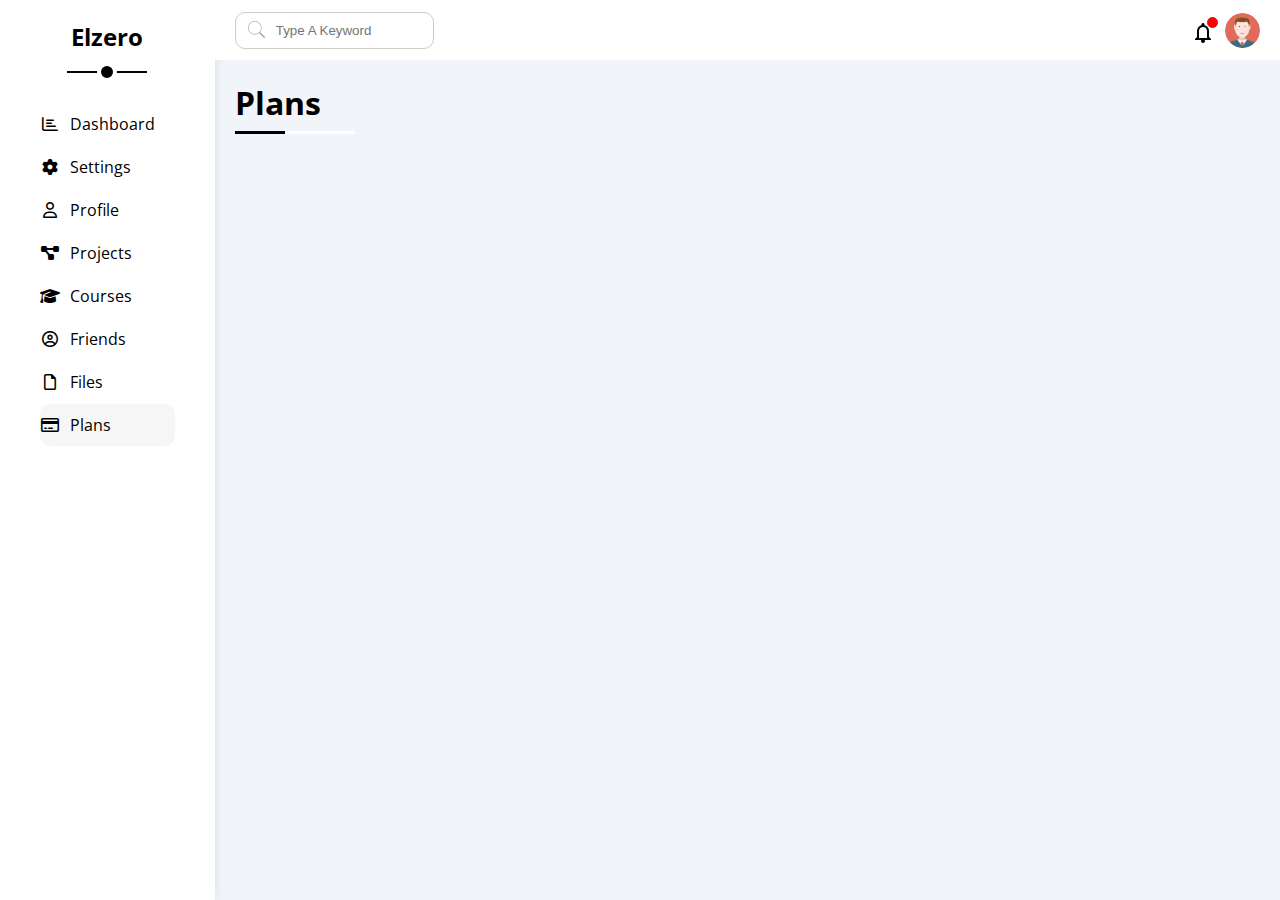
<file: plans.html>
<!DOCTYPE html>
<html lang="en">
<head>
    <meta charset="UTF-8">
    <meta name="viewport" content="width=device-width, initial-scale=1.0">
    <title>Dashboard</title>
    <link rel="stylesheet" href="./css/style.css">
    <link rel="stylesheet" href="./css/framework.css">
    <link rel="stylesheet" href="./css/all.min.css">
    <link rel="preconnect" href="https://fonts.googleapis.com" />
    <link rel="preconnect" href="https://fonts.gstatic.com" crossorigin />
    <link href="https://fonts.googleapis.com/css2?family=Open+Sans:wght@300;500&display=swap" rel="stylesheet" />
  
</head>
<body>
    <div class="page d-flex">
        <!------------START SIDEBAR------------>
        <div class="sidebar p-20">
            <h2 class="text-center p-relative">Elzero</h2>
            <ul class="p-20">
                <li class="d-flex align-center">
                    <i class="fa-regular fa-chart-bar fa-fw"></i>
                    <!-- <img src="images/Book free icons designed by Freepik.jpg" class="image"  alt=""> -->
                    <a href="index.html" class="p-10">Dashboard</a>
                </li>
                <li class="d-flex align-center">
                    <i class="fa-solid fa-gear fa-fw"></i>
                    <!-- <img src="images/icons8-setting-50.png" class="image"  alt=""> -->
                    <a href="settings.html" class="p-10">Settings</a>
                </li>
                <li class="d-flex align-center">
                    <i class="fa-regular fa-user fa-fw"></i>
                    <!-- <img src="images/icons8-account-48.png" class="image"  alt=""> -->
                    <a href="profile.html" class="p-10">Profile</a>
                </li>
                <li class="d-flex align-center">
                    <i class="fa-solid fa-diagram-project fa-fw"></i>
                    <!-- <img src="images/icons8-share-48.png" class="image"  alt=""> -->
                    <a href="projects.html" class="p-10">Projects</a>
                </li>
                <li class="d-flex align-center">
                    <i class="fa-solid fa-graduation-cap fa-fw"></i>
                    <!-- <img src="images/Student Graduation Hat Icon Stock Vector - Illustration of graduated, congrats_ 172453755.jpg" class="image"  alt=""> -->
                    <a href="courses.html" class="p-10">Courses</a>
                </li>
                <li class="d-flex align-center">
                    <i class="fa-regular fa-circle-user fa-fw"></i>
                    <!-- <img src="images/icons8-account-32.png" class="image"  alt=""> -->
                    <a href="friends.html" class="p-10">Friends</a>
                </li>
                <li class="d-flex align-center">
                    <i class="fa-regular fa-file fa-fw"></i>
                    <!-- <img src="images/icons8-reconstruction-plan-48.png" class="image"  alt=""> -->
                    <a href="files.html" class="p-10">Files</a>
                </li>
                <li class="active d-flex align-center">
                    <i class="fa-regular fa-credit-card fa-fw"></i>
                    <!-- <img src="images/6438ae9e-1eac-48c8-a2d8-694ed07b7f25.jpg" class="image"  alt=""> -->
                    <a href="plans.html" class="p-10">Plans</a>
                </li>
            </ul>
        </div>
        <!------------END SIDEBAR------------>
        <!--------------------START CONTENT-------------------->
        <div class="content">
            <!--------------START HEAD-------------->
            <div class="head d-between p-20">
                <div class="search p-relative">
                    <input type="text" class="" placeholder="Type A Keyword">
                </div>
                <div class="icons d-between">
                     <div class="p-relative notification mt-10 mr-10">
                        <img src="images/icons8-notification-48.png"  alt="">
                     </div>
                     <img src="images/avatar.png" alt="" class="user">
                </div>
            </div>
            <!--------------END HEAD--------------->
            <h1 class="p-relative">Plans</h1>
        </div>
</file>
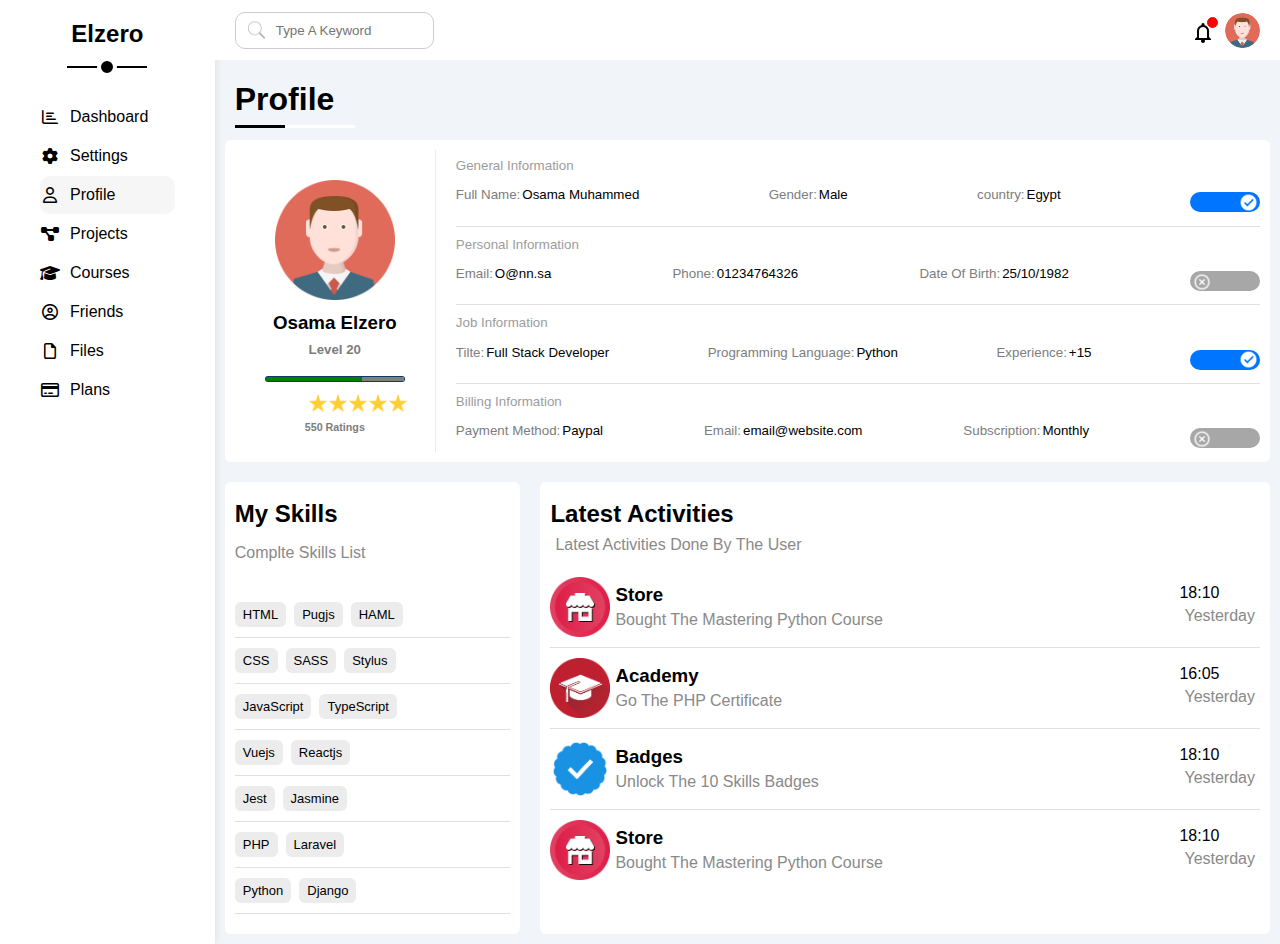
<file: profile.html>
<!DOCTYPE html>
<html lang="en">
<head>
    <meta charset="UTF-8">
    <meta name="viewport" content="width=device-width, initial-scale=1.0">
    <title>Settings</title>
    <link rel="stylesheet" href="css/style.css">
    <link rel="stylesheet" href="css/framework.css">
    <link rel="stylesheet" href="./css/all.min.css">
</head>
<body>
    <div class="page d-flex">
        <!------------START SIDEBAR------------>
        <div class="sidebar p-20">
            <h2 class="text-center p-relative">Elzero</h2>
            <ul class="p-20">
                <li class="d-flex align-center">
                    <i class="fa-regular fa-chart-bar fa-fw"></i>
                    <!-- <img src="images/Book free icons designed by Freepik.jpg" class="image"  alt=""> -->
                    <a href="index.html" class="p-10">Dashboard</a>
                </li>
                <li class="d-flex align-center">
                    <i class="fa-solid fa-gear fa-fw"></i>
                    <!-- <img src="images/icons8-setting-50.png" class="image"  alt=""> -->
                    <a href="settings.html" class="p-10">Settings</a>
                </li>
                <li class="active d-flex align-center">
                    <i class="fa-regular fa-user fa-fw"></i>
                    <!-- <img src="images/icons8-account-48.png" class="image"  alt=""> -->
                    <a href="profile.html" class="p-10">Profile</a>
                </li>
                <li class="d-flex align-center">
                    <i class="fa-solid fa-diagram-project fa-fw"></i>
                    <!-- <img src="images/icons8-share-48.png" class="image"  alt=""> -->
                    <a href="projects.html" class="p-10">Projects</a>
                </li>
                <li class="d-flex align-center">
                    <i class="fa-solid fa-graduation-cap fa-fw"></i>
                    <!-- <img src="images/Student Graduation Hat Icon Stock Vector - Illustration of graduated, congrats_ 172453755.jpg" class="image"  alt=""> -->
                    <a href="courses.html" class="p-10">Courses</a>
                </li>
                <li class="d-flex align-center">
                    <i class="fa-regular fa-circle-user fa-fw"></i>
                    <!-- <img src="images/icons8-account-32.png" class="image"  alt=""> -->
                    <a href="friends.html" class="p-10">Friends</a>
                </li>
                <li class="d-flex align-center">
                    <i class="fa-regular fa-file fa-fw"></i>
                    <!-- <img src="images/icons8-reconstruction-plan-48.png" class="image"  alt=""> -->
                    <a href="files.html" class="p-10">Files</a>
                </li>
                <li class="d-flex align-center">
                    <i class="fa-regular fa-credit-card fa-fw"></i>
                    <!-- <img src="images/6438ae9e-1eac-48c8-a2d8-694ed07b7f25.jpg" class="image"  alt=""> -->
                    <a href="plans.html" class="p-10">Plans</a>
                </li>
            </ul>
        </div>
        <!------------END SIDEBAR------------>
        <!--------------------START CONTENT-------------------->
        <div class="content">
            <!--------------START HEAD-------------->
            <div class="head d-between p-20">
                <div class="search p-relative">
                    <input type="text" class="" placeholder="Type A Keyword">
                </div>
                <div class="icons d-between">
                     <div class="p-relative notification mt-10 mr-10">
                        <img src="images/icons8-notification-48.png"  alt="">
                     </div>
                     <img src="images/avatar.png" alt="" class="user">
                </div>
            </div>
            <!--------------END HEAD--------------->
            <h1 class="p-relative">Profile</h1>
            <div class="profile d-flex bg-white rad-6 p-10 m-10 ">
                <div class="left text-center">
                    <img src="images/avatar.png">
                    <h3>Osama Elzero</h3>
                    <h5>Level 20</h5>
                    <progress class="pro" value="70" max="100"></progress>
                    <div class="rating d-flex">
                        <img src="images/emojione_star.png" alt="">
                        <img src="images/emojione_star.png" alt="">
                        <img src="images/emojione_star.png" alt="">
                        <img src="images/emojione_star.png" alt="">
                        <img src="images/emojione_star.png" alt="">
                    </div>
                    <h6>550 Ratings</h6>
                </div>
                <div class="right ml-20">
                    <div>
                        <h4>General Information</h4>
                        <div class="d-between">
                            <p><span>Full Name:</span>Osama Muhammed</p>
                            <p><span>Gender:</span>Male</p>
                            <p><span>country:</span>Egypt</p>
                            <!-----TOGGLE SWITCH COMPONENT----->
                            <label >
                                <input type="checkbox" class="toggle-checkbox" checked>
                                <div class="toggle-switch"></div>
                            </label>
                        </div>
                    </div>
                    <div class="line"></div>
                    <div>
                        <h4>Personal Information</h4>
                        <div class="d-between">
                            <p><span>Email:</span>O@nn.sa</p>
                            <p><span>Phone:</span>01234764326</p>
                            <p><span>Date Of Birth:</span>25/10/1982</p>
                            <!-----TOGGLE SWITCH COMPONENT----->
                            <label >
                                <input type="checkbox" class="toggle-checkbox">
                                <div class="toggle-switch"></div>
                            </label>
                        </div>
                    </div>
                    <div class="line"></div>
                    <div>
                        <h4>Job Information</h4>
                        <div class="d-between">
                            <p><span>Tilte:</span>Full Stack Developer</p>
                            <p><span>Programming Language:</span>Python</p>
                            <p><span>Experience:</span>+15</p>
                            <!-----TOGGLE SWITCH COMPONENT----->
                            <label >
                                <input type="checkbox" class="toggle-checkbox" checked>
                                <div class="toggle-switch"></div>
                            </label>
                        </div>
                    </div>
                    <div class="line"></div>
                    <div>
                        <h4>Billing Information</h4>
                        <div class="d-between">
                            <p><span>Payment Method:</span>Paypal</p>
                            <p><span>Email:</span>email@website.com</p>
                            <p><span>Subscription:</span>Monthly</p>
                            <!-----TOGGLE SWITCH COMPONENT----->
                            <label >
                                <input type="checkbox" class="toggle-checkbox">
                                <div class="toggle-switch"></div>
                            </label>
                        </div>
                    </div>
                </div>
            </div>
            <div class="rest d-flex">
                <div class="skills bg-white p-10 m-10 rad-6">
                    <h2>My Skills</h2>
                    <p>Complte Skills List</p>
                    <div class="d-flex">
                        <span>HTML</span>
                        <span>Pugjs</span>
                        <SPan>HAML</SPan>
                    </div>
                    <div class="line"></div>
                    <div class="d-flex">
                        <span>CSS</span>
                        <span>SASS</span>
                        <SPan>Stylus</SPan>
                    </div>
                    <div class="line"></div>
                    <div class="d-flex">
                        <span>JavaScript</span>
                        <span>TypeScript</span>
                    </div>
                    <div class="line"></div>
                    <div class="d-flex">
                        <span>Vuejs</span>
                        <span>Reactjs</span>
                    </div>
                    <div class="line"></div>
                    <div class="d-flex">
                        <span>Jest</span>
                        <span>Jasmine</span>
                    </div>
                    <div class="line"></div>
                    <div class="d-flex">
                        <span>PHP</span>
                        <span>Laravel</span>
                    </div>
                    <div class="line"></div>
                    <div class="d-flex">
                        <span>Python</span>
                        <span>Django</span>
                    </div>
                    <div class="line"></div>
                </div>
                <div class="latest-activities bg-white p-10 m-10 rad-6">
                    <h2>Latest Activities</h2>
                    <p>Latest Activities Done By The User</p>
                    <br>
                    <div class="d-between">
                        <div class="d-center">
                            <img src="images/activity-01.png">
                            <div>
                                <h3>Store</h3>
                                <p>Bought The Mastering Python Course</p>
                            </div>
                        </div>
                        <div>
                            <span>18:10</span>
                            <p>Yesterday</p>
                        </div>
                    </div>
                    <div class="line"></div>
                    <div class="d-between">
                        <div class="d-center">
                            <img src="images/activity-02.png">
                            <div>
                                <h3>Academy</h3>
                                <p>Go The PHP Certificate</p>
                            </div>
                        </div>
                        <div>
                            <span>16:05</span>
                            <p>Yesterday</p>
                        </div>
                    </div>
                    <div class="line"></div>
                    <div class="d-between">
                        <div class="d-center">
                            <img src="images/activity-03.png">
                            <div>
                                <h3>Badges</h3>
                                <p>Unlock The 10 Skills Badges</p>
                            </div>
                        </div>
                        <div>
                            <span>18:10</span>
                            <p>Yesterday</p>
                        </div>
                    </div>
                    <div class="line"></div>
                    <div class="d-between">
                        <div class="d-center">
                            <img src="images/activity-01.png">
                            <div>
                                <h3>Store</h3>
                                <p>Bought The Mastering Python Course</p>
                            </div>
                        </div>
                        <div>
                            <span>18:10</span>
                            <p>Yesterday</p>
                        </div>
                    </div>
                </div>
            </div>
        </div>
</file>
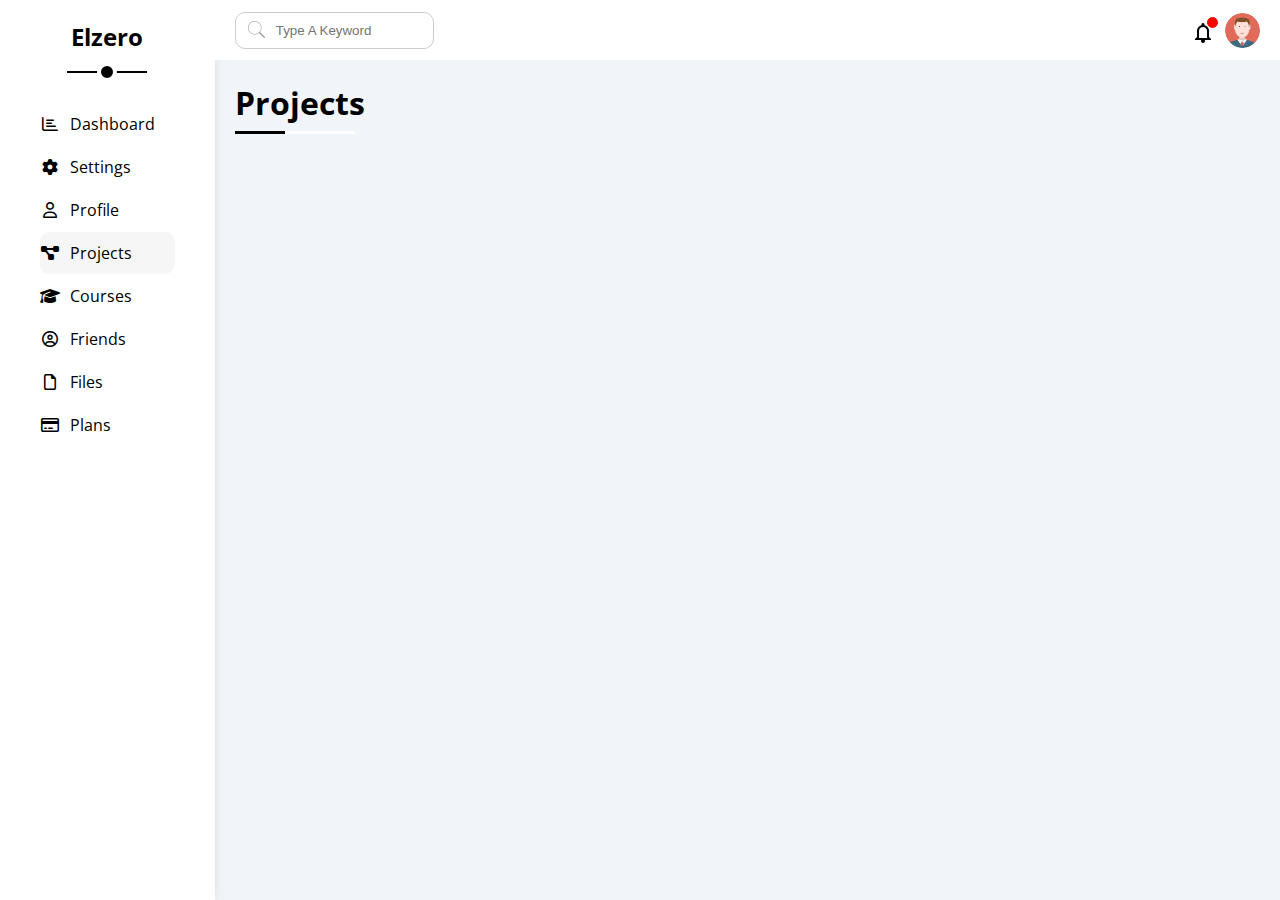
<file: projects.html>
<!DOCTYPE html>
<html lang="en">
<head>
    <meta charset="UTF-8">
    <meta name="viewport" content="width=device-width, initial-scale=1.0">
    <title>Dashboard</title>
    <link rel="stylesheet" href="./css/style.css">
    <link rel="stylesheet" href="./css/framework.css">
    <link rel="stylesheet" href="./css/all.min.css">
    <link rel="preconnect" href="https://fonts.googleapis.com" />
    <link rel="preconnect" href="https://fonts.gstatic.com" crossorigin />
    <link href="https://fonts.googleapis.com/css2?family=Open+Sans:wght@300;500&display=swap" rel="stylesheet" />
  
</head>
<body>
    <div class="page d-flex">
        <!------------START SIDEBAR------------>
        <div class="sidebar p-20">
            <h2 class="text-center p-relative">Elzero</h2>
            <ul class="p-20">
                <li class="d-flex align-center">
                    <i class="fa-regular fa-chart-bar fa-fw"></i>
                    <!-- <img src="images/Book free icons designed by Freepik.jpg" class="image"  alt=""> -->
                    <a href="index.html" class="p-10">Dashboard</a>
                </li>
                <li class="d-flex align-center">
                    <i class="fa-solid fa-gear fa-fw"></i>
                    <!-- <img src="images/icons8-setting-50.png" class="image"  alt=""> -->
                    <a href="settings.html" class="p-10">Settings</a>
                </li>
                <li class="d-flex align-center">
                    <i class="fa-regular fa-user fa-fw"></i>
                    <!-- <img src="images/icons8-account-48.png" class="image"  alt=""> -->
                    <a href="profile.html" class="p-10">Profile</a>
                </li>
                <li class="active d-flex align-center">
                    <i class="fa-solid fa-diagram-project fa-fw"></i>
                    <!-- <img src="images/icons8-share-48.png" class="image"  alt=""> -->
                    <a href="projects.html" class="p-10">Projects</a>
                </li>
                <li class="d-flex align-center">
                    <i class="fa-solid fa-graduation-cap fa-fw"></i>
                    <!-- <img src="images/Student Graduation Hat Icon Stock Vector - Illustration of graduated, congrats_ 172453755.jpg" class="image"  alt=""> -->
                    <a href="courses.html" class="p-10">Courses</a>
                </li>
                <li class="d-flex align-center">
                    <i class="fa-regular fa-circle-user fa-fw"></i>
                    <!-- <img src="images/icons8-account-32.png" class="image"  alt=""> -->
                    <a href="friends.html" class="p-10">Friends</a>
                </li>
                <li class="d-flex align-center">
                    <i class="fa-regular fa-file fa-fw"></i>
                    <!-- <img src="images/icons8-reconstruction-plan-48.png" class="image"  alt=""> -->
                    <a href="files.html" class="p-10">Files</a>
                </li>
                <li class="d-flex align-center">
                    <i class="fa-regular fa-credit-card fa-fw"></i>
                    <!-- <img src="images/6438ae9e-1eac-48c8-a2d8-694ed07b7f25.jpg" class="image"  alt=""> -->
                    <a href="plans.html" class="p-10">Plans</a>
                </li>
            </ul>
        </div>
        <!------------END SIDEBAR------------>
        <!--------------------START CONTENT-------------------->
        <div class="content">
            <!--------------START HEAD-------------->
            <div class="head d-between p-20">
                <div class="search p-relative">
                    <input type="text" class="" placeholder="Type A Keyword">
                </div>
                <div class="icons d-between">
                     <div class="p-relative notification mt-10 mr-10">
                        <img src="images/icons8-notification-48.png"  alt="">
                     </div>
                     <img src="images/avatar.png" alt="" class="user">
                </div>
            </div>
            <!--------------END HEAD--------------->
            <h1 class="p-relative">Projects</h1>
        </div>
</file>
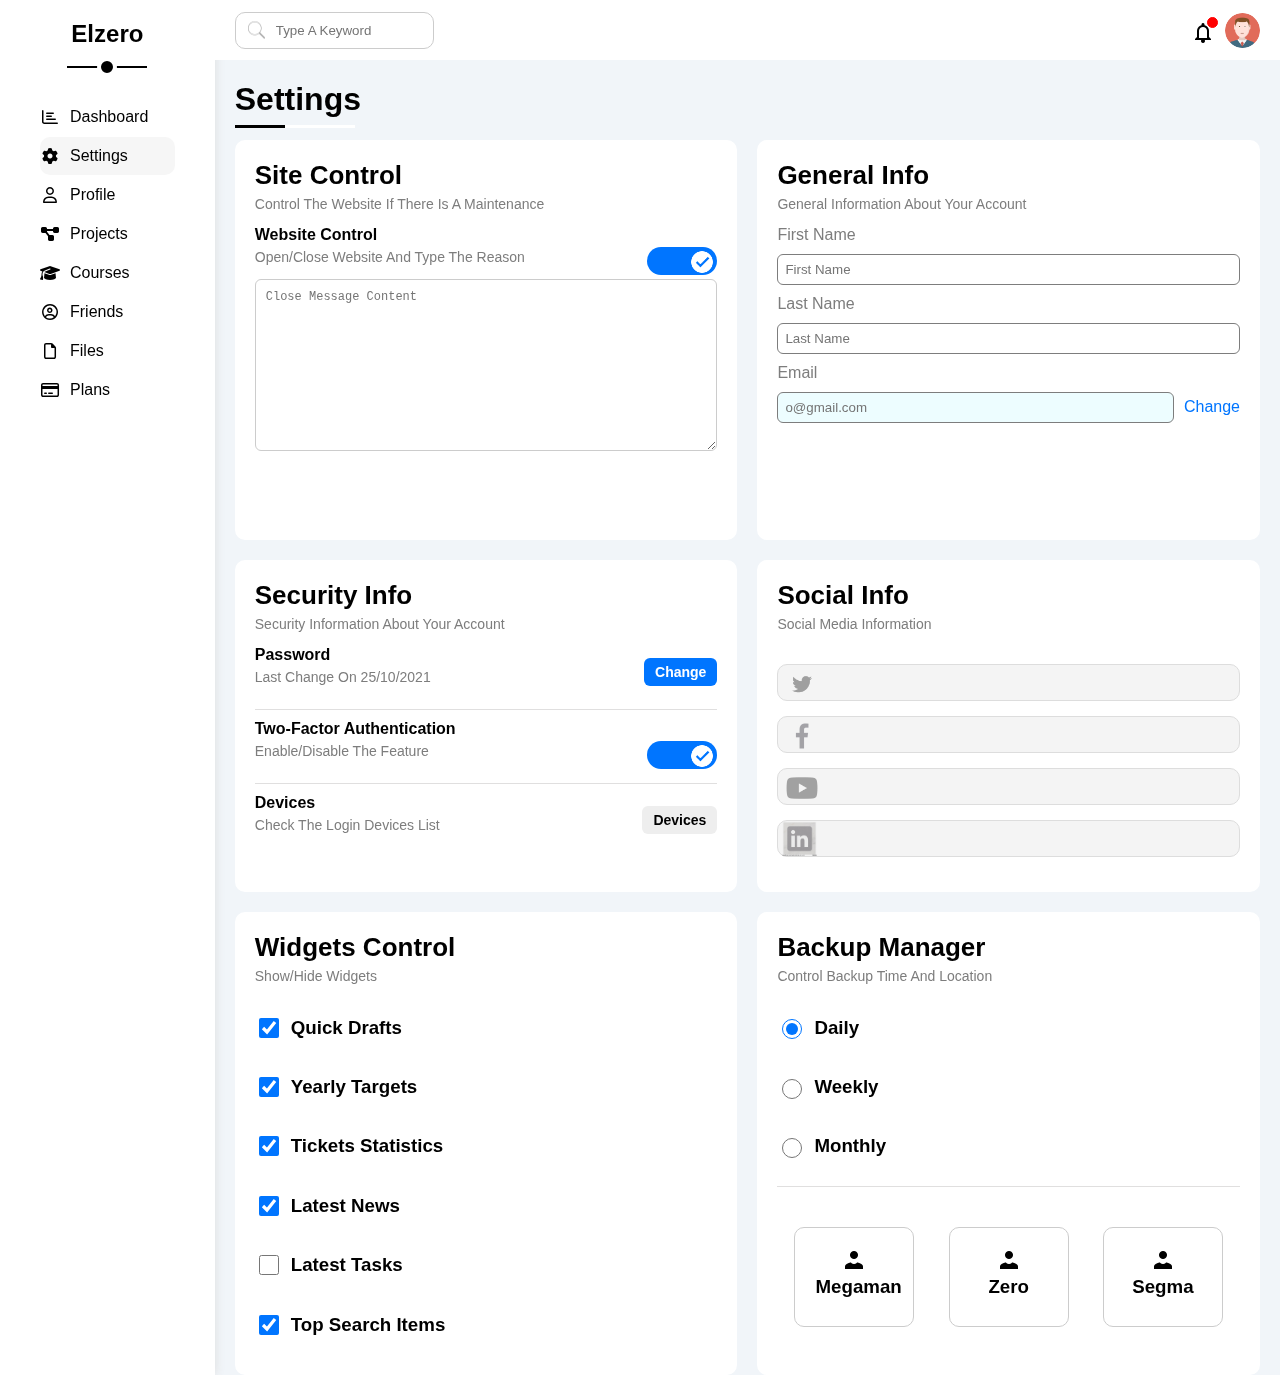
<file: settings.html>
<!DOCTYPE html>
<html lang="en">
<head>
    <meta charset="UTF-8">
    <meta name="viewport" content="width=device-width, initial-scale=1.0">
    <title>Settings</title>
    <link rel="stylesheet" href="css/style.css">
    <link rel="stylesheet" href="css/framework.css">
    <link rel="stylesheet" href="./css/all.min.css">
 
</head>
<body>
    <div class="page d-flex">
        <!------------START SIDEBAR------------>
        <div class="sidebar p-20">
            <h2 class="text-center p-relative">Elzero</h2>
            <ul class="p-20">
                <li class="d-flex align-center">
                    <i class="fa-regular fa-chart-bar fa-fw"></i>
                    <!-- <img src="images/Book free icons designed by Freepik.jpg" class="image"  alt=""> -->
                    <a href="index.html" class="p-10">Dashboard</a>
                </li>
                <li class="active d-flex align-center">
                    <i class="fa-solid fa-gear fa-fw"></i>
                    <!-- <img src="images/icons8-setting-50.png" class="image"  alt=""> -->
                    <a href="settings.html" class="p-10">Settings</a>
                </li>
                <li class="d-flex align-center">
                    <i class="fa-regular fa-user fa-fw"></i>
                    <!-- <img src="images/icons8-account-48.png" class="image"  alt=""> -->
                    <a href="profile.html" class="p-10">Profile</a>
                </li>
                <li class="d-flex align-center">
                    <i class="fa-solid fa-diagram-project fa-fw"></i>
                    <!-- <img src="images/icons8-share-48.png" class="image"  alt=""> -->
                    <a href="projects.html" class="p-10">Projects</a>
                </li>
                <li class="d-flex align-center">
                    <i class="fa-solid fa-graduation-cap fa-fw"></i>
                    <!-- <img src="images/Student Graduation Hat Icon Stock Vector - Illustration of graduated, congrats_ 172453755.jpg" class="image"  alt=""> -->
                    <a href="courses.html" class="p-10">Courses</a>
                </li>
                <li class="d-flex align-center">
                    <i class="fa-regular fa-circle-user fa-fw"></i>
                    <!-- <img src="images/icons8-account-32.png" class="image"  alt=""> -->
                    <a href="friends.html" class="p-10">Friends</a>
                </li>
                <li class="d-flex align-center">
                    <i class="fa-regular fa-file fa-fw"></i>
                    <!-- <img src="images/icons8-reconstruction-plan-48.png" class="image"  alt=""> -->
                    <a href="files.html" class="p-10">Files</a>
                </li>
                <li class="d-flex align-center">
                    <i class="fa-regular fa-credit-card fa-fw"></i>
                    <!-- <img src="images/6438ae9e-1eac-48c8-a2d8-694ed07b7f25.jpg" class="image"  alt=""> -->
                    <a href="plans.html" class="p-10">Plans</a>
                </li>
            </ul>
        </div>
        <!------------END SIDEBAR------------>
        <!--------------------START CONTENT-------------------->
        <div class="content">
            <!--------------START HEAD-------------->
            <div class="head d-between p-20">
                <div class="search p-relative">
                    <input type="text" class="" placeholder="Type A Keyword">
                </div>
                <div class="icons d-between">
                     <div class="p-relative notification mt-10 mr-10">
                        <img src="images/icons8-notification-48.png"  alt="">
                     </div>
                     <img src="images/avatar.png" alt="" class="user">
                </div>
            </div>
            <!--------------END HEAD--------------->
            <h1 class="p-relative">Settings</h1>
            <!----------------START WRAPPER---------------->
            <div class="wrapper d-grid gap-20">
                <div class="site-control bg-white rad-10 h-400 p-20">
                    <h2>Site Control</h2>
                    <p>Control The Website If There Is A Maintenance</p>
                    <div class="d-between">
                        <div>
                            <h4>Website Control</h4>
                            <p>Open/Close Website And Type The Reason</p>
                        </div>
                        <!-----TOGGLE SWITCH COMPONENT----->
                        <label >
                            <input type="checkbox" class="toggle-checkbox" checked="true">
                            <div class="toggle-switch"></div>
                        </label>
                    </div>
                    <textarea cols="30" rows="10" placeholder="Close Message Content" class="rad-6 p-10"></textarea>
                </div>
                <div class="general-info bg-white rad-10 p-20">
                    <h2>General Info</h2>
                    <p>General Information About Your Account</p>
                    <form>
                        <label for="">First Name</label><br>
                        <input type="text" placeholder="First Name">
                        <br><label for="">Last Name</label><br>
                        <input type="text" placeholder="Last Name">
                        <br><label for="">Email</label><br>
                        <div class="d-between email">
                            <input type="email" placeholder="o@gmail.com">
                            <a href="#">Change</a>
                        </div>
                    </form>
                </div>
                <div class="security-info bg-white rad-10 p-20">
                    <h2>Security Info</h2>
                    <p>Security Information About Your Account</p>
                    <div class="d-between">
                        <div>
                            <h4>Password</h4>
                            <p>Last Change On 25/10/2021</p>
                        </div>
                        <button class="btn btn-primary">Change</button>
                    </div>
                    <div class="line"></div>
                    <div class="d-between">
                        <div>
                            <h4>Two-Factor Authentication</h4>
                            <p>Enable/Disable The Feature</p>
                        </div>
                        <!-----TOGGLE SWITCH COMPONENT----->
                        <label >
                            <input type="checkbox" class="toggle-checkbox" checked="true">
                            <div class="toggle-switch"></div>
                        </label>
                    </div>
                    <div class="line"></div>
                    <div class="d-between">
                        <div>
                            <h4>Devices</h4>
                            <p>Check The Login Devices List</p>
                        </div>
                        <button class="btn btn-gray">Devices</button>
                    </div>
                </div>
                <div class="social-info bg-white rad-10 p-20">
                    <h2>Social Info</h2>
                    <p>Social Media Information</p>
                    <br>
                    <form>
                        <div class="input-icon">
                            <input type="text">
                            <img src="images/twitter _ icon.jpg" alt="">
                        </div>
                        <div class="input-icon">
                            <input type="text">
                            <img src="images/0872cb12-b296-4bb7-97db-7fa15b6941dc.jpg" alt="">
                        </div>
                        <div class="input-icon">
                            <input type="text">
                            <img src="images/YouTube.jpg" alt="">
                        </div>
                        <div class="input-icon">
                            <input type="text">
                            <img src="images/LinkedIn logo social media rustic gray kraft Calling Card _ Zazzle.jpg" class="linkedin" alt="">
                        </div>
                    </form>
                </div>
                <div class="widgets-control bg-white rad-10 p-20">
                    <h2>Widgets Control</h2>
                    <p>Show/Hide Widgets</p>
                    <div class="d-flex align-center">
                        <input type="checkbox" checked="true">
                        <h3>Quick Drafts</h3>
                    </div>
                    <div class="d-flex align-center">
                        <input type="checkbox" checked="true">
                        <h3>Yearly Targets</h3>
                    </div>
                    <div class="d-flex align-center">
                        <input type="checkbox" checked="true">
                        <h3>Tickets Statistics</h3>
                    </div>
                    <div class="d-flex align-center">
                        <input type="checkbox" checked="true">
                        <h3>Latest News</h3>
                    </div>
                    <div class="d-flex align-center">
                        <input type="checkbox">
                        <h3>Latest Tasks</h3>
                    </div>
                    <div class="d-flex align-center">
                        <input type="checkbox" checked="true">
                        <h3>Top Search Items</h3>
                    </div>
                </div>
                <div class="backup-manager bg-white rad-10 p-20">
                    <h2>Backup Manager</h2>
                    <P>Control Backup Time And Location</P>
                    <div class="d-flex align-center">
                        <input type="radio" checked="true">
                        <h3>Daily</h3>
                    </div>
                    <div class="d-flex align-center">
                        <input type="radio">
                        <h3>Weekly</h3>
                    </div>
                    <div class="d-flex align-center">
                        <input type="radio">
                        <h3>Monthly</h3>
                    </div>
                    <div class="line"></div>
                   <div class="d-around">
                        <div class="backup-mode text-center p-20 rad-10">
                            <img src="images/icons8-account-24.png" alt="">
                            <h3>Megaman</h3>
                        </div>
                        <div class="backup-mode text-center p-20 rad-10">
                            <img src="images/icons8-account-24.png" alt="">
                            <h3>Zero</h3>
                        </div>
                        <div class="backup-mode text-center p-20 rad-10">
                            <img src="images/icons8-account-24.png" alt="">
                            <h3>Segma</h3>
                        </div>
                   </div>
                </div>
            </div>
        </div>
    </div>
</body>
</html>
</file>
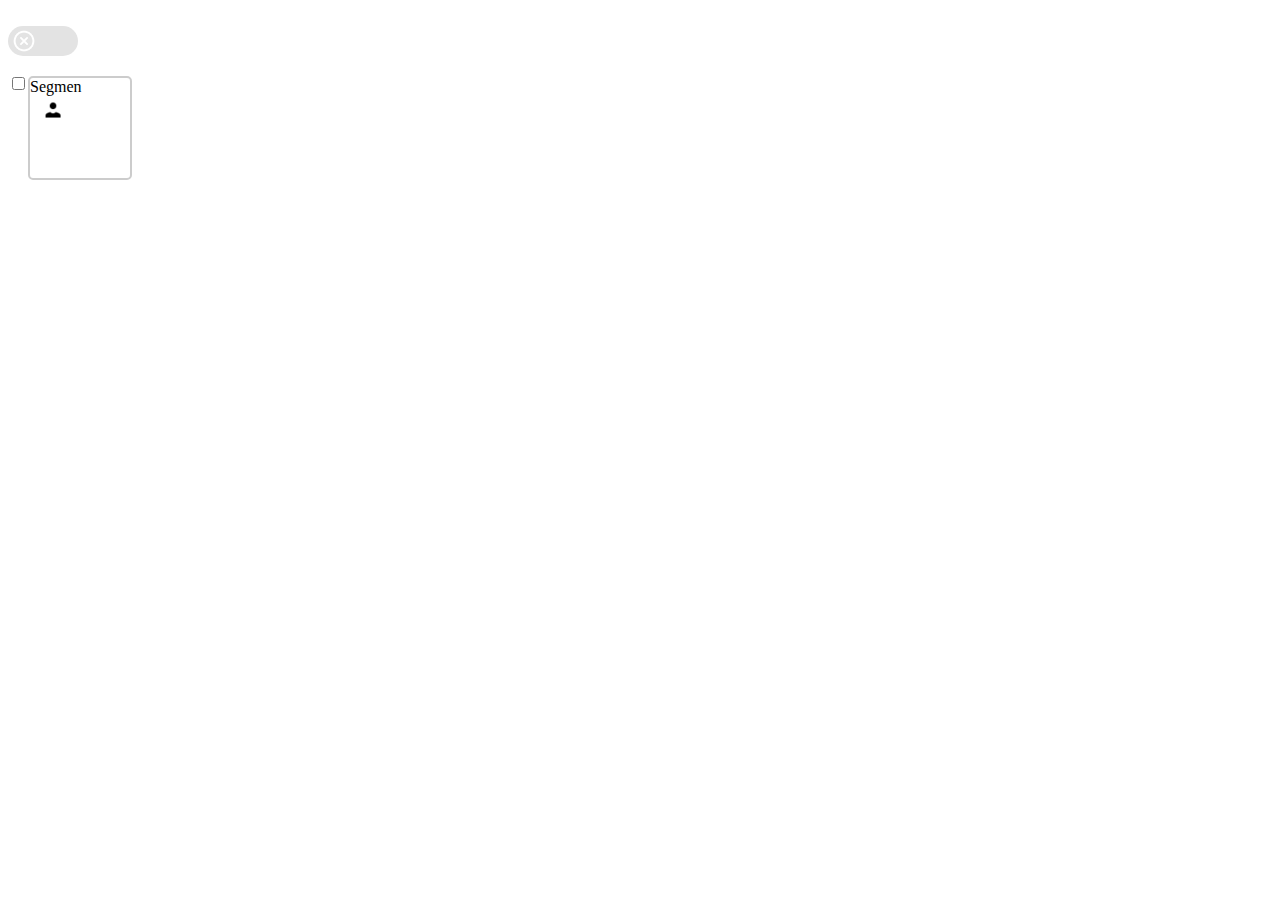
<file: toggle-switch.html>
<!DOCTYPE html>
<html lang="en">
<head>
    <meta charset="UTF-8">
    <meta name="viewport" content="width=device-width, initial-scale=1.0">
    <title>Document</title>
    <style>
        .toggle-checkbox{
            -webkit-appearance: none;
            appearance: none;
        }
        .toggle-switch{
            width: 70px;
            height: 30px;
            background-color: #e3e3e3;
            border-radius: 20px;
            position: relative;
            cursor: pointer;
        }
        .toggle-switch::before{
            background-image: url("images/icons8-cancel-48.png");
            background-size: 30px 30px;
            width: 30px;
            height: 30px;
            position: absolute;
            top: 0;
            left: 1px;
            content: "";
        }
        .toggle-checkbox:checked + .toggle-switch{
            background:rgb(62, 62, 238);
        }
        .toggle-checkbox:checked + body{
            background-color: aqua;
        }
        .toggle-checkbox:checked + .toggle-switch::before{
            background-image: url("images/icons8-correct-48.png");
            top: 0;
            left: 40px;
        }
        
        .checkbox label{
            padding-left: 30px;
            position: relative;
            cursor: pointer;
            
        }
        .checkbox label::before{
            content: "Segmen";
            position: absolute;
            top: 0;
            left: 0;
            width: 100px;
            height: 100px;
            border: 2px solid #ccc;
            border-radius: 5px;
        }
        /* .checkbox label:checked{
            background-color: rgb(80, 80, 235);
        } */
        .checkbox label::after{
            background-image: url("images/icons8-account-24.png");
            background-size: 20px 20px;
            width: 20px;
            height: 20px;
            position: absolute;
            top: 200%;
            left: 50%;
            transform: translateY(-50%);
            content: "";
        }
        .checkbox label:checked + .checkbox label::before{
            border-color: blue;
        }
        
    </style>
</head>
<body>
    <label>
        <input type="checkbox" id="check" onclick="x()" class="toggle-checkbox" >
        <div class="toggle-switch" id="toggle"></div>
    </label>
    <br>
    <div class="checkbox">
        <input type="checkbox" id="one" >
        <label for="one"></label>
    </div>
    <script>
        let check = document.getElementById("check");
        let toggle = document.getElementById("toggle");
        function x(){
            if(check.checked == 1){
            document.body.style.backgroundColor="black";
        }
        }
    </script>
</body>
</html>
</file>
<file: css/style.css>
*{
    box-sizing: border-box;
}
*:focus{
    outline-color: none;
}
body{
    margin: 0;
    background: #f1f5f9;
    font-family: "Open Sans", sans-serif;
}
.page{
    min-height: 100vh;
    overflow: hidden;
}
/*****************START SIDEBAR******************/
.sidebar{
    background-color: white;
    width: 250px;
    box-shadow: 0 0 10px #ddd;
}
.sidebar h2{
    margin: 0;
    margin-bottom: 30px;
}
.sidebar h2::before,
.sidebar h2::after{
    content: "";
    background-color: black;
    position: absolute;
    transform: translateX(-50%);
    left: 50%;
}
.sidebar h2::before{
    width: 80px;
    height: 2px;
    bottom: -20px;
}
.sidebar h2::after{
    width: 12px;
    height: 12px;
    border-radius: 20px;
    bottom: -29px;
    border: 4px solid white;
}
ul{
    list-style: none;
}
.sidebar ul li{
    margin-bottom: 1px;
}
.sidebar ul li.active,
.sidebar ul li:hover{
    background-color: #f6f6f6;
    border-radius: 10px;
}
.sidebar ul li .image{
    width: 25px;
    height: 25px;
}
a{
    transition: .3s;
    text-decoration: none;
    color: black;
}
@media (max-width:767px){
    .sidebar{
        width: 70px;
        padding: 10px;
    }
    .sidebar h2{
        font-size: 17px;
        text-align: left;
    }
    .sidebar h2::before{
        width: 50px;
    }
    .sidebar h2::after{
        width: 9px;
        height: 9px;
    }
    .sidebar ul{padding: 10px;}
    .sidebar ul li ,.sidebar ul li img{text-align: left;}
    .sidebar ul li a{display: none;}
}
/*****************END SIDEBAR******************/
/*******************START CONTENT********************/
.content{
    width: 100%;
}
.content .head{
    background-color: white;
    height: 60px;
}
.head .search input{
    border: 1px solid #ccc;
    border-radius: 10px;
    padding: 10px;
}
.head .search::before{
    content: url("./../images/icons8-search-25.png");
    position: absolute;
    top: 55%;
    left: 9px;
    transform: translateY(-50%);
}
.head .search input::placeholder{
    padding: 30px;
}
/********************does not work***********************/
.head .icons .notification img{
    width: 24px;
    height: 24px;
}
.head .icons .notification::before{
    content: "";
    width: 9px;
    height: 9px;
    border: 1px solid red;
    border-radius: 10px;
    background-color: red;
    position: absolute;
    left: 16px;
    top: -4px;
}
.user{
    width: 35px;
    height: 35px;
    border-radius: 20px;
}
/**************START WRAPPER****************/
.content h1{
    margin-left: 20px;
}
.content h1::before,
.content h1::after{
    content: "";
    position: absolute;
    height: 3px;
    left: 0;
    bottom: -10px;
}
.content h1::before{
    width: 120px;
    background-color: white;
}
.content h1::after{
    width: 50px;
    background-color: black;
}
@media (max-width:767px){
    .content .head{
        justify-content: flex-start;
    }
    .content .head .search{
        margin-left: -10px;
    }
    .content .head .icons{
        margin-left: 26px;
    }
    .content h1{font-size: 1.5em;}
    .content h1::before{width: 90px;}
    .content h1::after{width: 35px;}
}
    /*******WRAPPER*******/
.content .wrapper{
    grid-template-columns: repeat(auto-fill,minmax(350px,1fr));
    margin-left: 20px;
    margin-right: 20px;
}
@media (max-width:767px){
    .content .wrapper{
        /* grid-template-columns: repeat(auto-fill,minmax(300px,1fr)); */
        display: flex;
        flex-wrap: wrap;
        margin-left: 10px;
    }
}
    /*********************START WELCOME BOX**********************/
.welcome .top{
   background-color: #eee;
   border-top-left-radius: 10px;
   border-top-right-radius: 10px;
}
    /****COMMON H2 & SPAN IN WRAPPER****/
.welcome .top h2,.welcome .top span,
.quick-drafts h2, .quick-drafts span,
.yearly-targets h2,.yearly-targets span,
.tickets h2,.tickets span,
.latest-news h2,.latest-news span,
.latest-tasks h2,.latest-tasks span,
.latest-updates h2,.latest-updates span, 
.reminders h2,.reminders span
{
    position: absolute;
    top: 25px;
}
.welcome .top h2,.quick-drafts h2,
.yearly-targets h2,.tickets h2,
.latest-news h2,.latest-tasks h2,
.latest-updates h2,.reminders h2
{
    margin: 0;
    margin-bottom: 5px;
}
.welcome .top span,
.quick-drafts span,
.yearly-targets span,.tickets span,
.latest-news span,.latest-tasks span,
.reminders span{
    color: #7d7d7d;
    top: 55px;
}
    /****************/
.welcome .top img{
    width: 200px;
    height: 120px;
    mix-blend-mode: multiply;
}
.welcome .bottom .user{
    position: absolute;
    top: -25px;
    left: 20px;
    border: 4px solid white;
    width: 55px;
    height: 55px;
    border-radius: 30px;
}
    /**************THE LINE USED IN ALL SECTIONS*************/
.line{
    width: 100%;
    height: 1px;
    background-color: #e0dfdf;
    text-align: center;
    margin-top: 10px;
    margin-bottom: 10px;
}/***or we can make it using before & after***/
.welcome .bottom p{ margin-bottom: 8px;}
.welcome .bottom span{
    color: #7d7d7d;
}
.welcome .bottom .btn{
    position: absolute;
    right: 10px;

}
@media (max-width:767px){
    .welcome{
        height: 300px;
    }
    .wrapper .welcome,.wrapper .quick-drafts,.wrapper .yearly-targets,
    .wrapper .tickets,.wrapper .latest-news,
    .wrapper .latest-updates,.wrapper .latest-post,
    .wrapper .social-media,.wrapper .last-project,
    .wrapper .check-reminders, .wrapper .reminders,.wrapper .latest-tasks
    {width: 83%;}

    .welcome .top{
        height: 35%;
    }
    .welcome h2,
    .quick-drafts h2{
        font-size: 1.3em;
    }
    .welcome .top img{
        width: 180px;
        height: 100px;
    }
}
    /**********START QUICK DARFTS & COMMON WITH YEARLY TARGETS***********/
.quick-drafts,.quick-drafts form{
    flex-direction: column;
}
.quick-drafts .t-content,
.yearly-targets .t-content{
    margin-bottom: 60px;
}
.quick-drafts .t-content span,
.yearly-targets .t-content span{margin-top: 10px;}

.quick-drafts form input,
.quick-drafts form textarea{
    padding: 10px;
    background-color: #eee;
    border-radius: 6px;
    border: 1px solid transparent;
    resize: none;
}
.quick-drafts form .btn{
    width: 50px;
    margin-left: 350px;
}
@media (min-width:767px)and(max-width:1134px){
    .content .wrapper{
        display: flex;
        flex-wrap: wrap;
        margin-left: 20px;
    }
    .wrapper .welcome,.wrapper .yearly-targets,
    .wrapper .tickets,.wrapper .latest-news,
    .wrapper .latest-updates,.wrapper .latest-post,
    .wrapper .social-media,.wrapper .last-project,
    .wrapper .check-reminders, .wrapper .reminders,.wrapper .latest-tasks{
        width: 45%;
    }
    .quick-drafts form input,
    .quick-drafts form textarea{
        width: 100%;
    }
    .quick-drafts form .btn{
        margin-left: 270px;
    }
}
@media (max-width:767px){
    .quick-drafts form input,
    .quick-drafts form textarea{
        width: 260px;
    }
}
    /****************START YEARLY TARGETS****************/
.sign{
    width: 80px;
    height: 80px;
    padding: 10px;
    background-color: #cce3ff;
    font-size: 18px;
    color: #0075ff;
}
.sign2{
    background-color: #fdecce; 
    color: #f59e0b;
}
.sign3{
    background-color: #d3f3df; 
    color: #22c55e;
}
.yearly-targets h3{
    color: #7d7d7d;
}
.yearly-targets h3,.yearly-targets h4{
    margin: 0;
}
.yearly-targets h3{
    margin-bottom: 9px;
}
.yearly-targets progress{
    background-color:#0075ff;
    height: 5px;
    width: 280px;
    border: 1px solid transparent;
    border-radius: 20px;
}
.yearly-targets .pro2{
    background-color:#f59e0b;
}
.yearly-targets .pro3{
    background-color: #22c55e;
}
@media (max-width:767px){
    .sign{
        width: 70px;
        height: 70px;
    }
    .yearly-targets h2{top: 15px;}
    .yearly-targets span{top: 38px;}
    .yearly-targets progress{width: 150px;}
}
    /*******************START TICKETS STATISTICS*******************/
.tickets-data{
    grid-template-columns: repeat(auto-fill,minmax(140px,1fr));
    padding: 0 20px;
    height: 220px;
}
.tickets-data .total-tickets{
    border: 1px solid #ccc;
    border-radius: 10px;
    padding: 10px;
}
/* .tickets-data .total-tickets .fa-regular{
    margin-top: 25px;
} */
.tickets-data .total-tickets h4{
    margin-top: 35px;
    font-size: 20px;
}
.tickets-data .total-tickets span{
    margin-top: 15px;
    font-size: 15px;
}
.tickets-data .total-tickets img,
.tickets-data .total-tickets h4,
.tickets-data .total-tickets span{
    position: absolute;
    left: 50%;
    transform: translateX(-50%);
}
@media (max-width:767px){
    .tickets h2{top: 20px;}
    .tickets span{top: 50px;}
    .tickets .total-tickets{
        display: flex;
        justify-content: center;
        align-items: center; 
        height: 50px;
    }
    .tickets-data .total-tickets img,
    .tickets-data .total-tickets h4,
    .tickets-data .total-tickets span{
        position:static;
        margin-right: 15px;
    }
    .total-tickets span{text-align: left;}
}
    /*******************START LATEST NEWS*******************/
.latest-news .news,
.latest-tasks .tasks,
.reminders .reminder,
.latest-updates .update{
    margin-left: 10px;
    margin-right: 10px;
}
.latest-news .news img{
    width: 100px;
    height: 50px;
    border-radius: 10px;
}
.latest-news .news p,
.latest-tasks .tasks p,
.latest-updates .update p:last-child{
    margin: 0;
    color: #a1a1a1;
    font-size: 14px;
}
.latest-news .news p:first-child,
.latest-tasks .tasks p:first-child{
    font-weight: bold;
    color: black;
    font-size: 17px;
}
.latest-news .news h5,
.reminders .reminder h5,
.latest-updates .update h5{
    background-color: #eee;
    border: 1px solid transparent;
    border-radius: 6px;
    padding: 4px 5px;
    color: #464646;
}
.latest-news .line,
.latest-tasks .line,
.latest-updates .line{
    width: 95%;
    margin: 5px auto;
}
.latest-updates .t-content{
    margin-bottom: 55px;
}
.latest-updates .update .left-content img{
    width: 35px;
    height: 35px;
    margin-right: 5px;
}
.latest-updates .update p:first-child,
.latest-updates .update h5{
    margin: 10px 0 4px 0;
}
.latest-updates .update p:last-child{
    margin-bottom: 6px;
}
.latest-updates .line{
    margin: 0 auto;
}
.latest-tasks .tasks img{
    width: 20px;
    height: 20px;
}
@media (max-width:767px){
    .latest-news .news{
        margin-left: 5px;
        margin-right: 5px;
    }
    .latest-news .news img{
        width: 60px;
        height: 40px;
    }
    .latest-news .news p{
        font-size: 12px;
        margin: 0 1px;}
    .latest-news .news h5{
        padding: 6px 6px;
        width: 40px;
        text-align: center;}
    .latest-news .line{width: 50%; margin: 0 auto;}
    .latest-tasks h2{top: 17px;}
}
    /*******************START TOP SEARCH*******************/
.reminders {
    height: 100%;
}
.reminders .reminder:first-child{
    margin-top: 55px;
}
.reminders .reminder h5{
    margin: 8px 0;
    padding: 5px 6px;
}
.reminders .t-content{
    margin-left: 10px;
}
.reminders .t-content span{
    margin-top: 15px;
}
.reminders .t-content span:last-child{
    position: absolute;
    right: 2%;
}
/*****************START LATEST POST****************/
.latest-post,.social-media{
    height: max-content;
}
.latest-post .t-content h2,
.social-media .t-content h2{
    margin-bottom: 4px;
}
.latest-post .user-data h4{
    margin-bottom: 4px;
}
.latest-post .user-data p{
    margin-top: 3px;
    color: #7d7d7d;
    font-size: 14px;
}
.latest-post .icons{
    color: #7d7d7d;
}
/*************SOCIAL MEDIA*************/
.social-media .b-content div{
    margin-bottom: 6px;
}
.social-media .b-content .fb{
    background-color: #d2ecfc;
}
.social-media .b-content .tw{
    background-color: #d1e4fc;
}
.social-media .b-content .you{
    background-color: #ffcccc;
}
.social-media .b-content .lin{
    background-color: #cce4f0;
    
}
/* .social-media .b-content img{
    width: 60px;
    height: 63px;
    margin-left: -6px;
} */
.social-media .b-content .fb,.social-media .b-content .tw,
.social-media .b-content .you,.social-media .b-content .lin{
    color: white;
}
.social-media .b-content .fb .i,.social-media .b-content .tw .i,
.social-media .b-content .you .i,.social-media .b-content .lin .i{
    margin: 0;
    width: 50px;
    height: 50px;
    background-color: #1da1f2;
    text-align: center;
}
.social-media .b-content .you .i{
    background-color: red;
}
.social-media .b-content .fb .i{
    background-color: #1877f2;
}
.social-media .b-content .lin .i{
    background-color: #0077b5;
}
.social-media .b-content .fb,.social-media .b-content .tw,
.social-media .b-content .you,.social-media .b-content .lin{
    height: 50px;
}
.social-media .b-content p{
    margin-left: -150px;
    text-align: left;
}
.social-media .b-content .fb p{
    color: #0075ff;
    margin-left: -190px;
}
.social-media .b-content .tw p{
    color: #0075ff;
    
}
.social-media .b-content .you p{
    color: red;
}
.social-media .b-content .lin p{
    color: #0075ff;
}
.social-media .b-content .btn{
    margin-right: 7px;
    padding: 3px 7px;
    font-size: 12px;
}
@media(max-width:767px){
    .social-media .b-content{
        margin-left: 10px;
        margin-right: 10px;
    }
    .social-media .b-content p{
        margin-left: -30px;}
    .social-media .b-content .inst p{
        margin-left: -70px;
    }
}
/************START CHECK REMINDERS************/
.circle{
    background-color:#0075ff;
    width: 13px;
    height: 13px;
    border: 1px solid transparent;
    border-radius: 10px;
}
.rect{
    background-color:#0075ff;
    width: 2px;
    height: 40px;
}
.check-reminders .circle2,
.check-reminders .rect2{
    background-color:#22c55e;
}
.check-reminders .circle3,
.check-reminders .rect3{
    background-color:orange;
}
.check-reminders .circle4,
.check-reminders .rect4{
    background-color:red;
}
.check-reminders p{
    font-size: 14px;
    font-weight: bold;
    margin: 8px 0;
}
.check-reminders p:last-child{
    color: #878787;
    font-weight:normal;
}
/************START LAST PROJECT************/
.last-project{
    flex-direction: column;
}
.last-project .circle{
    width: 22px;
    height: 22px;
    background-color: white;
    border: 2px solid #0075ff;
    border-radius: 12px;
    padding: 5px;
}
.last-project .rect{
    height: 20px;
    margin-left: 9px;
}
.last-project .circle.circ1,
.last-project .circle.circ2,
.last-project .circle.circ3,
.last-project .circle.circ4{
    width: 7px;
    height: 7px;
    background-color: #0075ff;
}
.last-project .circle.circ1
{
    position: absolute;
    top: 4px;
    left: 4px;
}
.last-project .circle.circ2{
    position: absolute;
    top: 46px;
    left: 4px;
}
.last-project .circle.circ3{
    position: absolute;
    top: 88px;
    left: 4px;
}
.last-project .circle.circ4{
    border: 2px solid transparent;
    position: absolute;
    top: 130px;
    left: 4px;
}
/* .last-project .circle.circ4{
    background-color: #8ccfdb;
} */
.last-project .circle.circ4::before{
    animation:change-color 0.8s infinite alternate;
}
@keyframes change-color {
    from {
      background-color:#0075ff;
    }
    to {
      background-color: white;
    }
  }
.last-project p{
    margin-top: -5px;
    margin-bottom: 6px;
    line-height: 40px;
}
.last-project img{
    width: 120px;
    height: 120px;
    margin-left: 280px;
}
@media(max-width:767px){
    .last-project img{
        width: 100px;
        height: 100px;
        margin-left: 180px;
    }
}
/*****************START TABLE****************/
table{
    grid-column: 1/4;
    background-color: white;
    border-spacing: 0;
    margin-bottom: 30px;
}
table thead{
    background-color: #eee;
    font-weight: bold;
}
table td{
    padding: 12px;   
}
table tbody tr:hover td {
    background-color: #faf7f7;
  }
table td{
    border-bottom: 1px solid rgb(231, 228, 228);
    border-right: 1px solid rgb(231, 228, 228);
}
table tbody .team img{
    width: 35px;
    height: 35px;
    border: 3px solid white;
}
table tbody .team img:nth-child(2){
    position: absolute;
    left:22%;
}
table tbody .team img:nth-child(3){
    position: absolute;
    left:35%;
}
table tbody .team img:nth-child(4){
    position: absolute;
    left:50%;
}
table tbody .team img:nth-child(5){
    position: absolute;
    left:65%;
}
table .btn{
    padding: 4px 8px;
}
@media(max-width:767px){
    /* table{
       } */
    table td{
        padding: 6px;   
    }
}
/*****************END CONTENT******************/
.toggle-checkbox{
    -webkit-appearance: none;
    appearance: none;
}
.toggle-switch{
    width: 70px;
    height: 28px;
    background-color: #a8a7a7;
    border-radius: 20px;
    position: relative;
    cursor: pointer;
}
.toggle-switch::before{
    background-image:url("../images/icons8-cancel-48.png");
    background-size: 32px 32px;
    width: 32px;
    height: 32px;
    position: absolute;
    top: -2px;
    left: 0px;
    content: "";
}
.toggle-checkbox:checked + .toggle-switch{
    background-color: #0075ff;
}
.toggle-checkbox:checked + .toggle-switch::before{
    background-image:url("../images/icons8-correct-48.png");
    background-size: 26px 26px;
    width: 28px;
    height: 28px;
    top: 1.5px;
    left: 42px;
}
/******************START SETTINGS PAGE******************/

.site-control h2,.general-info h2,
.security-info h2,.social-info h2,
.widgets-control h2,.backup-manager h2{
    margin: 0;
    font-size: 26px;
    font-weight:bolder;
}
.site-control p,.general-info p,
.security-info p, .social-info p,
.widgets-control p,.backup-manager p{
    color: #7d7d7d;
    margin-top: 5px;
    font-size: 14px;
}
.site-control h4,.security-info h4{
    margin: 0;
}
.site-control textarea{
    width: 100%;
    border: 1px solid #ccc;
}
.site-control textarea::placeholder{
    font-size: 12px;
}
/***********START GENERAL INFO************/
.general-info label{
    color: #7d7d7d;
}
.general-info input{
    padding: 7px;
    margin: 10px 0;
    border: 1px solid #7d7d7d;
    border-radius: 6px;
    outline: none;
    width: 100%;
}
.general-info .email input{
    background-color: #c7f9fe54;
}
.general-info a{
    color: #0075ff;
    margin-left: 10px;
}
@media (max-width:767px){
    .site-control, .general-info,.security-info,
    .social-info,.widgets-control,.backup-manager{
        width: 100%;
    }
}
/**********START SECURITY INFO**********/
.security-info .btn{
    font-size: 14px;
    font-weight: 550;
}
.security-info .btn-gray{
 background-color: #eee;
 color: black;
 
}
/*********START SOCIAL INFO*********/
.input-icon{
    position: relative;
    margin-bottom: 15px;
}
.input-icon img{
    position: absolute;
    width: 50px;
    height: 50px;
    top: -5px;
    left: 0;
    mix-blend-mode: multiply;
    /* border-right: 1px solid  #dddddd; */
}
.input-icon img.linkedin{
    width: 35px;
    height: 35px;
    top: 1px;
    left: 5px;
}
.input-icon input{
    width: 100%;
    padding: 10px;
    border: 1px solid  #dddddd;
    border-radius: 10px;
    background-color: #f4f4f4;
}
/*******START WIDGETS CONTROL********/
.widgets-control input{
    margin-right: 12px;
    width: 20px;
    height: 20px;
}
.widgets-control input:checked ~ {
    background-color: #0075ff;
    color: #0075ff;
}
/*******START BACKUP MANAGER********/
.backup-manager input{
    margin-right: 12px;
    width: 20px;
    height: 20px;
}
.backup-manager .backup-mode{
    border: 1px solid #ccc;
    width: 120px;
    height: 100px;
    margin-top: 30px;
    cursor: pointer;
}
.backup-manager .backup-mode h3{
    margin: 0;
}

/******************END SETTINGS PAGE*******************/
/*****************START PROFILE PAGE******************/
.profile .left{
    width: 20%;
    border-right: 1px solid rgb(235, 235, 235);
}
.profile .left img{
    margin-top: 30px;
    width: 120px;
    height: 120px;    
}
.profile .left h3{
    margin: 8px;
}
.profile .left h5,.profile .left h6{
    margin: 8px;
}
.profile .left .pro{
    background: #123863;
    width: 140px;
    height: 6px;
    border: 1px solid transparent;
    outline: none;
    border-radius: 10px;
    margin: 0;
}
.profile .left .rating{
    margin-left: 73px;
    margin-top: -20px;
}
.profile .left .rating img{
    width: 20px;
    height: 20px;    
}
.profile .left h5,.profile .left h6{
    color: #7d7d7d;
}
.profile .right{
    width: 80%;
    font-size: smaller;
}
.profile .right h4{
    margin: 8px 6px 1px 0;
    color: #9c9c9c;
    font-weight: 300;
}
.profile .right span{
    color: #7d7d7d;
    margin-right: 2px;
}
.profile .right .toggle-switch{
    height: 20px;
}
.profile .right .toggle-switch::before{
    background-size: 22px 22px;
    width: 22px;
    height: 22px;
    top: 0;
    left: 1px;
}
.profile .right .toggle-checkbox:checked + .toggle-switch::before{
    background-size: 19px 19px;
    width: 19px;
    height: 19px;
    top: 0.5px;
    left: 49px;
}
/*****/
.rest .skills{
    width: 40%;
}
.rest .skills h2,.rest .latest-activities h2{
    margin: 8px;
    margin-left: 0;
}
.rest .skills p,.rest .latest-activities p{
   color: #898989;
   margin-bottom: 40px;
}
.rest .skills span{
    background-color: #ececec;
    padding: 5px 8px;
    border-radius: 6px;
    margin-right: 8px;
    font-size: small;
}
.rest .latest-activities{
    width: 100%;
}
.rest .latest-activities img{
    width: 60px;
    height: 60px;
}
.rest .latest-activities h3,
.rest .latest-activities p{
    margin: 5px;
}
/******************START COURSES PAGE******************/
.course .upper img{
    width: 310px;
    border-top-left-radius: 6px;
    border-top-right-radius: 6px;
}
.course .upper img.person{
    width: 65px;
    height: 65px;
    border: 2.3px solid white;
    border-radius: 32px;
    position: absolute;
    top: 10%;
    left: 8%;
}
.course .lower{
    font-size: small;
    color:#7d7d7d;
    padding: 20px;
}
.course .lower h2{
    color: black;
}
.course .lower p{
    margin-bottom: 30px;
}
.course .lower .btn{
    position: absolute;
    top: -23px;
    left: 30%;
}
/******************START FRIENDS PAGE******************/
.friend .upper .info .person{
    width: 100px;
    height: 100px;
    border: 1px solid transparent;
    border-radius: 55px;
}
.friend .upper .info{
    margin-left: 25px;
    margin-top: 10px;
    font-size: small;
    font-weight: 400;
    text-align: center;
}
.friend .upper .info h2{
    margin:6px
}
.friend .upper .info h4{
    margin: 6px;
    margin-bottom: 15px;
    color: #7d7d7d;
}
.friend .lower{
    font-size: small;
}
.friend .lower img{
    width: 24px;
    height: 24px;
    margin-right: 5px;
}
</file>
<file: css/framework.css>
/***********START BOX***********/
.d-flex{
    display: flex;
}
.space-between{
    justify-content: space-between;
}
.space-around{
    justify-content: space-around;
}
.align-center{
    align-items: center;
}
.d-grid{
    display: grid;
}
.gap-10{
    gap: 10px;
}
.gap-20{
    gap: 20px;
}
/*****END BOX*****/
/********POSITION**********/
.p-relative{
    position: relative;
}
/********WIDTH & HEIGHT**********/
.h-400{
    height: 400px;
}
.w-300{
    width: 310px;
}
@media (max-width:767px){
    .h-400{
        height: 350px;
    }
}
/*****START MARGIN & PADDING*****/
.p-10{
    padding: 10px;
}
.p-20{
    padding: 20px;
}
.m-10{
    margin: 10px;
}
.m-20{
    margin: 20px;
}
.mt-10{
    margin-top: 10px;
}
.mr-10{
    margin-right: 10px;
}
.mr-20{
    margin-right: 20px;
}
.ml-20{
    margin-left: 20px;
}
.mb-10{
    margin-bottom: 10px;
}
.mb-20{
    margin-bottom: 20px;
}
/*****START MARGIN & PADDING*****/
/*******START COLOR & BORDER*******/
.rad-6{
    border-radius: 6px;
}
.rad-10{
    border-radius: 10px;
}
.bg-white{
    background-color: white;
}
.co-light{
    color: rgb(133, 133, 133);
}
/*****END COLOR*****/
/**********START FONT**********/
.f-14{
    font-size: 14px;
}
.text-center{
    text-align: center;
}
@media (max-width:767px){
    .text-center{
        text-align: left;
    }
}
/*****END FONT*****/
/*****************START BUTTONS*************/
.btn{
    color: white;
    border: 1px solid transparent;
    border-radius: 6px;
    padding: 5px 10px;
    cursor: pointer;
}
.btn-primary{
    background-color: #0075ff;
}
.btn-primary:hover{
    background-color: #2e8cf8;
}
.btn-success{
    background-color: #22c55e;
}
.btn-success:hover{
    background-color: #3ece73;
}
.btn-danger{
    background-color: #f44336;
}
.btn-danger:hover{
    background-color: #f8675d;
}
.btn-orange{
    background-color: #f7b13c;
}
.btn-orange:hover{
    background-color: #f7c46c;
}
.btn-primary1{
        background-color: #1da1f2;
}
.btn-primary2{
    background-color: #1877f2;
}
.btn-primary3{
    background-color: #0178b6;
}
/*****************END BUTTONS**************/
/**********START COMPONENT**********/
.d-between{
    display: flex;
    align-items: center;
    justify-content: space-between;
}
.d-wrap{
    flex-wrap: wrap;
}
.d-around{
    display: flex;
    align-items: center;
    justify-content: space-around;
}
.d-center{
    display: flex;
    align-items: center;
    justify-content: center;
}
</file>
